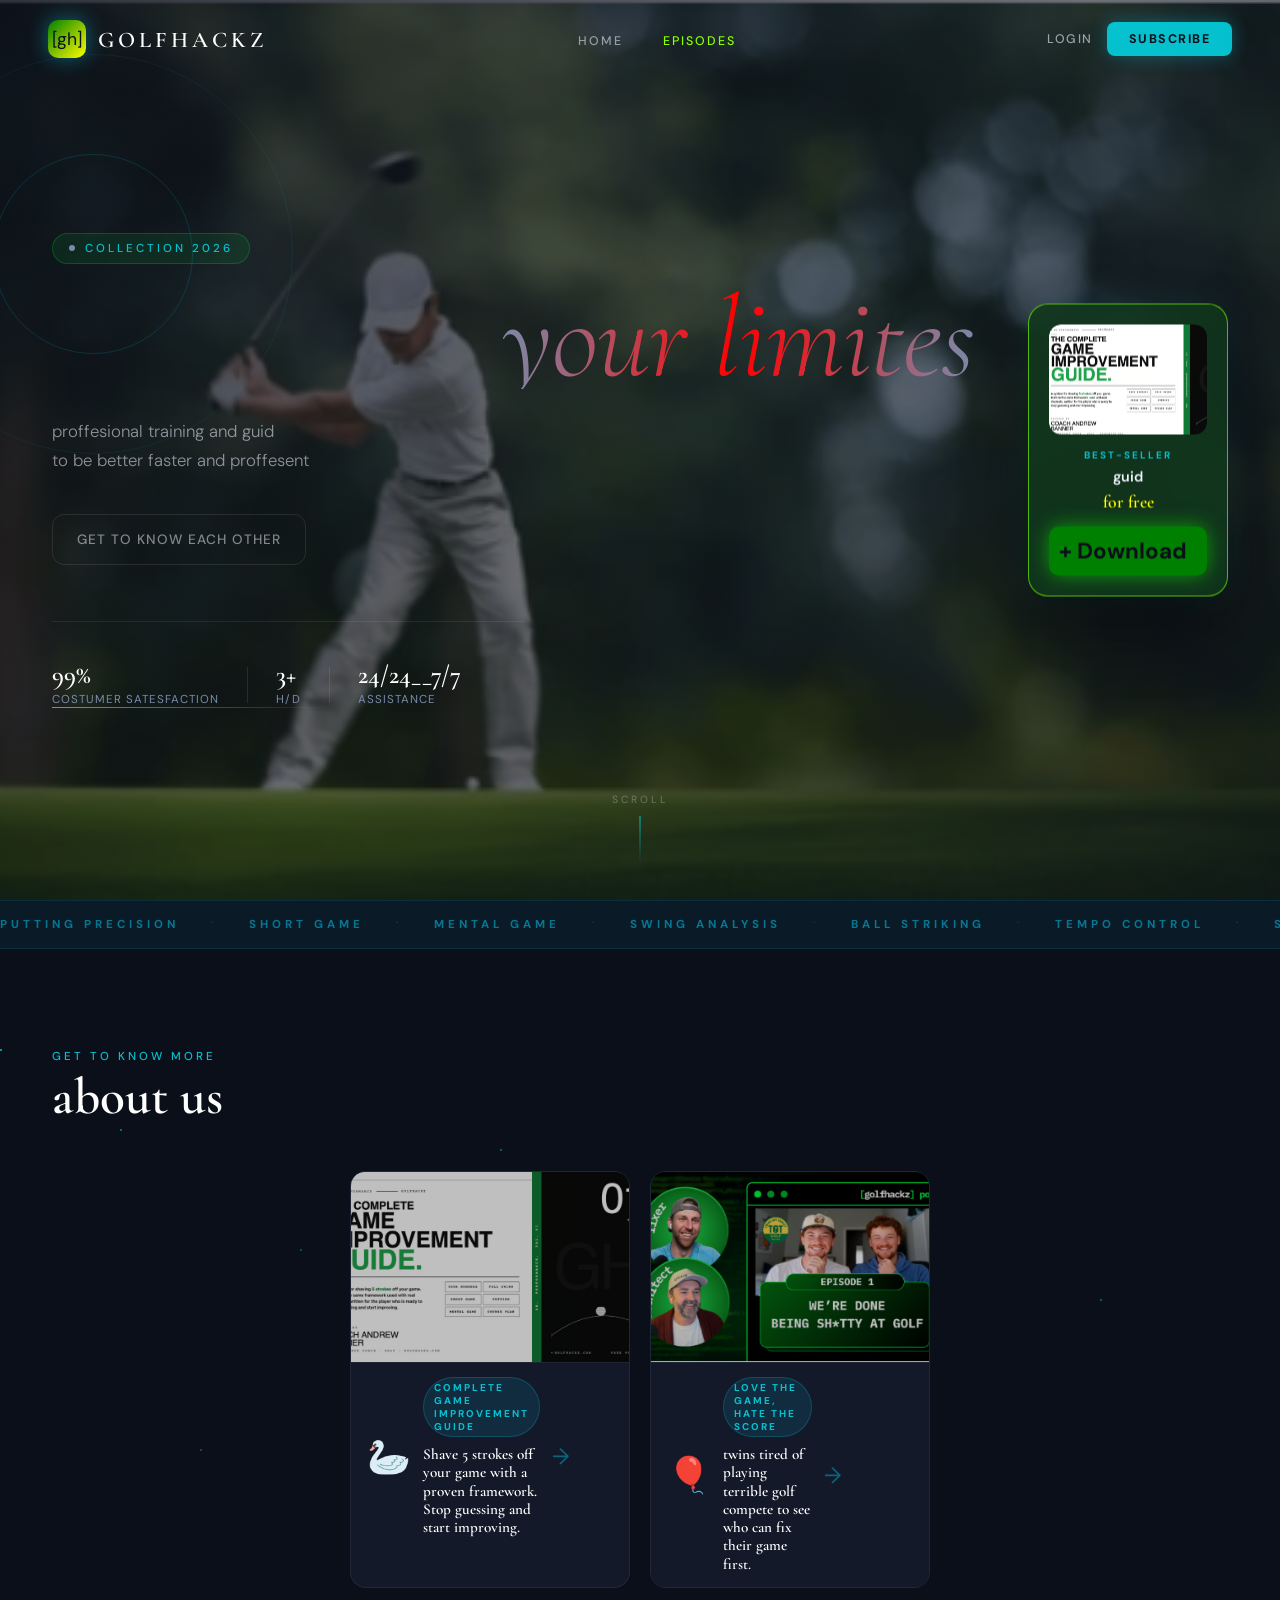
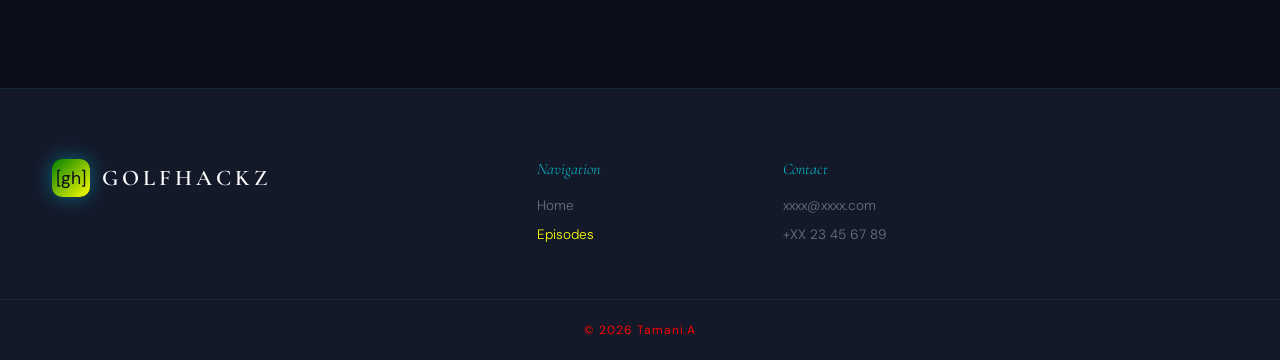
<file: index.html>
<!DOCTYPE html>
<html lang="fr">
<head>
  <meta charset="UTF-8"/>
  <meta name="viewport" content="width=device-width, initial-scale=1.0"/>
  <title>SportShop – Dépassez vos limites</title>
  <link rel="stylesheet" href="shared.css"/>
  <link rel="stylesheet" href="index.css"/>

  <!-- ══════════ EMAIL POPUP STYLES ══════════ -->
  <style>
    /* Overlay */
    #gh-popup-overlay {
      position: fixed; inset: 0; z-index: 9999;
      background: rgba(6,10,18,0.80);
      backdrop-filter: blur(7px);
      display: flex; align-items: center; justify-content: center;
      opacity: 0; pointer-events: none;
      transition: opacity .35s ease;
    }
    #gh-popup-overlay.open { opacity: 1; pointer-events: all; }

    /* Card */
    #gh-popup {
      position: relative;
      background: #0e1520;
      border: 1px solid rgba(0,212,255,0.30);
      border-radius: 22px;
      padding: 46px 42px 38px;
      width: 100%; max-width: 450px;
      margin: 20px;
      box-shadow: 0 40px 100px rgba(0,0,0,.65), 0 0 60px rgba(0,212,255,0.07);
      transform: translateY(30px) scale(0.97);
      transition: transform .42s cubic-bezier(0.16,1,0.3,1);
    }
    #gh-popup-overlay.open #gh-popup { transform: translateY(0) scale(1); }

    /* Corner accents */
    #gh-popup::before {
      content:''; position:absolute; top:0; left:0;
      width:70px; height:70px;
      border-top:1px solid rgba(0,212,255,0.55);
      border-left:1px solid rgba(0,212,255,0.55);
      border-radius:22px 0 0 0; pointer-events:none;
    }
    #gh-popup::after {
      content:''; position:absolute; bottom:0; right:0;
      width:70px; height:70px;
      border-bottom:1px solid rgba(0,212,255,0.55);
      border-right:1px solid rgba(0,212,255,0.55);
      border-radius:0 0 22px 0; pointer-events:none;
    }

    /* Scan line inside popup */
    .popup-scan {
      position:absolute; top:0; left:-3%; width:1px; height:100%;
      background:linear-gradient(to bottom,transparent,rgba(0,212,255,.55) 40%,rgba(0,212,255,.9) 50%,rgba(0,212,255,.55) 60%,transparent);
      animation:pscan 4s ease-in-out infinite;
      pointer-events:none; opacity:.5;
    }
    @keyframes pscan{0%{left:-3%;opacity:0}10%{opacity:1}90%{opacity:1}100%{left:103%;opacity:0}}

    /* Close */
    #gh-popup-close {
      position:absolute; top:14px; right:18px;
      background:none; border:none; cursor:pointer;
      color:rgba(240,244,255,.35); font-size:1.35rem; line-height:1;
      transition:color .2s;
    }
    #gh-popup-close:hover { color:#f0f4ff; }

    /* Logo row */
    .popup-logo {
      display:flex; align-items:center; gap:10px; justify-content:center;
      margin-bottom:26px;
    }
    .popup-logo-mark {
      width:34px; height:34px; border-radius:9px;
      background:linear-gradient(135deg,green,yellow);
      display:flex; align-items:center; justify-content:center;
      font-size:.95rem; font-weight:700; color:#0b0f1a;
      box-shadow:0 0 16px rgba(0,212,255,0.35);
    }
    .popup-logo-name {
      font-family:'Cormorant Garamond',serif;
      font-weight:600; font-size:1.3rem;
      letter-spacing:3px; text-transform:uppercase; color:#fff;
    }

    /* Eyebrow */
    .popup-eyebrow {
      display:flex; align-items:center; gap:7px; justify-content:center;
      font-size:.64rem; font-weight:700; letter-spacing:3px; text-transform:uppercase;
      color:var(--cyan); margin-bottom:9px;
    }
    .popup-dot {
      width:5px; height:5px; border-radius:50%; background:var(--cyan);
      animation:pdot 1.4s ease-in-out infinite; flex-shrink:0;
    }
    @keyframes pdot{0%,100%{opacity:1}50%{opacity:.25}}

    /* Heading */
    .popup-title {
      font-family:'Cormorant Garamond',serif;
      font-size:1.85rem; font-weight:600;
      color:#f0f4ff; text-align:center; line-height:1.15; margin-bottom:7px;
    }
    .popup-title em {
      font-style:italic; color:transparent;
      background:linear-gradient(90deg,var(--cyan),#7DF9FF);
      -webkit-background-clip:text; background-clip:text;
    }
    .popup-sub {
      font-size:.83rem; color:#7a8baa;
      text-align:center; line-height:1.6; margin-bottom:24px;
    }

    /* Perk pills */
    .popup-perks {
      display:flex; flex-wrap:wrap; gap:7px; justify-content:center;
      margin-bottom:24px;
    }
    .popup-perk {
      display:flex; align-items:center; gap:5px;
      background:rgba(0,212,255,.07); border:1px solid rgba(0,212,255,.2);
      border-radius:100px; padding:4px 11px;
      font-size:.7rem; font-weight:600; color:var(--cyan); letter-spacing:.5px;
    }

    /* Inputs */
    .popup-input {
      width:100%; padding:13px 15px; margin-bottom:11px;
      background:rgba(240,244,255,.04);
      border:1px solid rgba(240,244,255,.1);
      border-radius:11px; color:#f0f4ff;
      font-family:'DM Sans',sans-serif; font-size:.93rem;
      outline:none;
      transition:border-color .25s, box-shadow .25s, background .25s;
    }
    .popup-input::placeholder { color:rgba(240,244,255,.25); }
    .popup-input:focus {
      border-color:rgba(0,212,255,.55);
      background:rgba(0,212,255,.04);
      box-shadow:0 0 0 3px rgba(0,212,255,.08), 0 0 18px rgba(0,212,255,.1);
    }

    /* Submit */
    .popup-btn {
      width:100%; padding:14px;
      background:var(--cyan); color:#0b0f1a;
      font-family:'DM Sans',sans-serif; font-size:.83rem; font-weight:700;
      letter-spacing:2px; text-transform:uppercase;
      border:none; border-radius:11px; cursor:pointer;
      box-shadow:0 0 28px rgba(0,212,255,.35), 0 4px 14px rgba(0,0,0,.3);
      transition:all .25s;
    }
    .popup-btn:hover {
      background:#fff; transform:translateY(-2px);
      box-shadow:0 0 44px rgba(0,212,255,.5), 0 8px 22px rgba(0,0,0,.4);
    }
    .popup-btn:disabled { opacity:.55; cursor:not-allowed; transform:none; }

    /* Success state */
    #gh-popup-success {
      display:none; text-align:center; padding:16px 0 8px;
    }
    .success-icon { font-size:2.8rem; margin-bottom:12px; }
    #gh-popup-success h3 {
      font-family:'Cormorant Garamond',serif;
      font-size:1.5rem; color:#f0f4ff; margin-bottom:8px;
    }
    #gh-popup-success p { font-size:.83rem; color:#7a8baa; line-height:1.6; }

    /* Skip */
    .popup-skip {
      text-align:center; margin-top:14px;
      font-size:.73rem; color:rgba(122,139,170,.5);
      cursor:pointer; transition:color .2s;
    }
    .popup-skip:hover { color:#7a8baa; }

    /* Role selector buttons */
    .role-btn {
      flex: 1; display: flex; flex-direction: column; align-items: center; gap: 6px;
      padding: 14px 10px;
      background: rgba(240,244,255,.04);
      border: 1px solid rgba(240,244,255,.12);
      border-radius: 12px; cursor: pointer;
      transition: all .22s ease;
      color: #7a8baa;
    }
    .role-btn:hover {
      border-color: rgba(0,212,255,.4);
      background: rgba(0,212,255,.06);
      color: #f0f4ff;
    }
    .role-btn.selected {
      border-color: var(--cyan);
      background: rgba(0,212,255,.12);
      color: #f0f4ff;
      box-shadow: 0 0 0 3px rgba(0,212,255,.12), 0 0 20px rgba(0,212,255,.15);
    }
    .role-icon { font-size: 1.6rem; line-height: 1; }
    .role-label { font-size: .78rem; font-weight: 600; letter-spacing: 1px; text-transform: uppercase; }

    /* Role error state */
    .role-btn.error { border-color: rgba(255,60,60,.6); }

    @media(max-width:500px){
      #gh-popup { padding:32px 18px 28px; }
      .popup-title { font-size:1.5rem; }
    }
  </style>
</head>
<body>

  <!-- NAVBAR -->
  <nav class="navbar" id="navbar">
    <a class="nav-brand" href="index.html">
      <div class="nav-logo-mark">[gh]</div>
      <span class="nav-name">GolfHackz</span>
    </a>
    <ul class="nav-links">
      <li><a href="index.html"    class="nav-link">Home</a></li>
      <li><a href="page_1.html" class="nav-link" style="color: rgb(140, 255, 0);">Episodes</a></li>
    </ul>
    <div class="nav-auth">
      <a href="login.html"   class="btn-connexion">Login</a>
      <a href="subscribe.html" class="btn-inscription">Subscribe</a>
    </div>
    <button class="nav-toggle" id="navToggle">|</button>
  </nav>

  <!-- ══════════ HERO ══════════ -->
  <section class="hero">
    <div class="hero-grid"></div>

    <!-- Orbes flottants -->
    <div class="orb orb-1"></div>
    <div class="orb orb-2"></div>
    <div class="orb orb-3"></div>

    <div class="hero-content">
      <div class="hero-eyebrow">
        <span class="dot"></span> Collection 2026
      </div>
      <h1 class="hero-title">
        <span class="line-wrap italic-line"><span class="line line-2">your limites</span></span>
      </h1>
      <p class="hero-sub">
        proffesional training and guid<br>
        to be better faster and proffesent
      </p>
      <div class="hero-ctas">
        <a href="#categories" class="btn-ghost">Get to know each other</a>
      </div>
      <div class="hero-stats">
        <div class="stat"><span class="stat-num">99%</span><span class="stat-label">Costumer satesfaction</span></div>
        <div class="stat-divider"></div>
        <div class="stat"><span class="stat-num">3+</span><span class="stat-label">H/D</span></div>
        <div class="stat-divider"></div>
        <div class="stat"><span class="stat-num">24/24__7/7</span><span class="stat-label">assistance</span></div>
      </div>
    </div>

    <!-- Carte produit flottante -->
    <div class="hero-card">
      <div class="hcard-img"><img src="images/guid1.png" class="hcard-photo"/></div>
      <div class="hcard-info">
        <p class="hcard-tag">BEST-SELLER</p>
        <p class="hcard-name">guid</p>
        <p class="hcard-price">for free</p>
      </div>
      <a href="https://beehiiv-publication-files.s3.amazonaws.com/uploads/downloadables/4c4dea19-685d-40de-b2fb-55e4f6d5d046/781fc2ab-5635-474d-b0dd-b75d5414924e/GolfHackz%20Complete%20Guide.pdf?X-Amz-Algorithm=AWS4-HMAC-SHA256&X-Amz-Credential=AKIAQCMHTQSE2JGAGXHJ%2F20260616%2Fus-east-1%2Fs3%2Faws4_request&X-Amz-Date=20260616T115903Z&X-Amz-Expires=604800&X-Amz-SignedHeaders=host&X-Amz-Signature=f611bd36b4a1b14f3fb0220b9d0f1dae2770df3ab77db4050f0036702ed48e5c" class="hcard-btn">+ Download</a>
    </div>

    <div class="hero-img-wrap">
      <img src="images/acceuil.png" class="hero-img"/>
      <div class="hero-img-overlay"></div>
    </div>

    <div class="hero-scroll">
      <span>Scroll</span>
      <div class="scroll-line"></div>
    </div>
  </section>

  <!-- ══════════ MARQUES DÉFILANTES ══════════ -->
  <div class="ticker-wrap">
    <div class="ticker">
      <span>Putting Precision</span><span>·</span>
      <span>Short Game</span><span>·</span>
      <span>Mental Game</span><span>·</span>
      <span>Swing Analysis</span><span>·</span>
      <span>Ball Striking</span><span>·</span>
      <span>Tempo Control</span><span>·</span>
      <span>Shot Shaping</span><span>·</span>
      <span>Green Reading</span><span>·</span>
      <span>Distance Control</span><span>·</span>
      <span>Pre-Shot Routine</span><span>·</span>
      <span>Course Management</span><span>·</span>
      <span>Bunker Play</span>
    </div>
  </div>

  <!-- ══════════ CATÉGORIES ══════════ -->
  <section class="categories" id="categories">
    <div class="container">
      <div class="section-header">
        <div>
          <p class="section-eyebrow">Get to know more</p>
          <h2 class="section-title">about us</h2>
        </div>
      </div>

      <div class="cat-grid">

        <a href="https://beehiiv-publication-files.s3.amazonaws.com/uploads/downloadables/4c4dea19-685d-40de-b2fb-55e4f6d5d046/781fc2ab-5635-474d-b0dd-b75d5414924e/GolfHackz%20Complete%20Guide.pdf?X-Amz-Algorithm=AWS4-HMAC-SHA256&X-Amz-Credential=AKIAQCMHTQSE2JGAGXHJ%2F20260616%2Fus-east-1%2Fs3%2Faws4_request&X-Amz-Date=20260616T115903Z&X-Amz-Expires=604800&X-Amz-SignedHeaders=host&X-Amz-Signature=f611bd36b4a1b14f3fb0220b9d0f1dae2770df3ab77db4050f0036702ed48e5c" class="cat-big">
          <div class="cat-img-wrap">
            <img src="images/guid.png" class="cat-img-photo"/>
            <div class="cat-glow"></div>
          </div>
          <div class="cat-content">
            <span class="cat-emoji">🦢</span>
            <div>
              <span class="cat-chip">Complete Game Improvement Guide</span>
              <h3 class="cat-title">Shave 5 strokes off your game with a proven framework. Stop guessing and start improving.</h3>
            </div>
            <div class="cat-arrow">→</div>
          </div>
        </a>

        <a href="page_1.html" class="cat-small">
          <div class="cat-img-wrap">
            <img src="images/video_ph.png" class="cat-img-photo"/>
            <div class="cat-glow"></div>
          </div>
          <div class="cat-content">
            <span class="cat-emoji">🎈</span>
            <div>
              <span class="cat-chip">Love the Game, Hate the Score</span>
              <h3 class="cat-title">twins tired of playing terrible golf compete to see who can fix their game first.</h3>
            </div>
            <div class="cat-arrow">→</div>
          </div>
        </a>

      </div>
    </div>
  </section>

  <!-- FOOTER -->
  <footer class="footer">
    <div class="container footer-inner">
      <div>
        <div class="nav-brand"><div class="nav-logo-mark">[gh]</div><span class="nav-name">Golfhackz</span></div>
      </div>
      <div class="footer-links"><h4>Navigation</h4><ul>
        <li><a href="index.html">Home</a></li>
        <li><a href="page_1.html" style="color: yellow">Episodes</a></li>
      </ul></div>
      <div class="footer-links"><h4>Contact</h4><ul>
        <li>xxxx@xxxx.com</li>
        <li>+XX 23 45 67 89</li>
      </ul></div>
    </div>
    <div class="footer-bottom" style="color: red;"><p>© 2026 Tamani.A</p></div>
  </footer>

  <div class="toast" id="toast"></div>

  <!-- ══════════════════════════════════════════
       EMAIL CAPTURE POPUP
  ══════════════════════════════════════════ -->
  <div id="gh-popup-overlay" role="dialog" aria-modal="true" aria-label="Subscribe to GolfHackz">
    <div id="gh-popup">
      <div class="popup-scan"></div>
      <button id="gh-popup-close" aria-label="Close">✕</button>

      <!-- Logo -->
      <div class="popup-logo">
        <div class="popup-logo-mark">[gh]</div>
        <span class="popup-logo-name">GolfHackz</span>
      </div>

      <!-- Form content -->
      <div id="gh-popup-form-wrap">
        <div class="popup-eyebrow"><span class="popup-dot"></span> Free for golfers</div>
        <h2 class="popup-title">Get the <em>complete guide</em> - free</h2>
        <p class="popup-sub">
          Drop your email and get the full Game Improvement PDF +
          every new episode the moment it drops.
        </p>

        <div class="popup-perks">
          <span class="popup-perk">📖 Complete PDF Guide</span>
          <span class="popup-perk">🎬 New Episodes</span>
          <span class="popup-perk">⛳ Weekly Tips</span>
        </div>

        <!-- Role selector -->
        <div id="gh-role-wrap" style="display:flex;gap:10px;margin-bottom:11px;">
          <button type="button" class="role-btn" id="role-golfer" data-role="golfer">
            <span class="role-icon">GO</span>
            <span class="role-label">I'm a Golfer</span>
          </button>
          <button type="button" class="role-btn" id="role-coach" data-role="coach">
            <span class="role-icon">CO</span>
            <span class="role-label">I'm a Coach</span>
          </button>
        </div>
        <input class="popup-input" id="gh-popup-email" type="email" placeholder="your@email.com" autocomplete="email"/>
        <button class="popup-btn" id="gh-popup-submit">Get free access →</button>
      </div>

      <!-- Success (shown after submit) -->
      <div id="gh-popup-success">
        <div class="success-icon">🏌️</div>
        <h3>You're on the tee!</h3>
        <p>Check your inbox — your guide is on its way.<br>Welcome to GolfHackz.</p>
      </div>

      <p class="popup-skip" id="gh-popup-skip">No thanks, I'll stay bad at golf</p>
    </div>
  </div>

  <!-- ══════════════════════════════════════════
       POPUP LOGIC
  ══════════════════════════════════════════ -->
  <script>
  (function () {
    var STORAGE_KEY = 'gh_subscribed';

    var overlay    = document.getElementById('gh-popup-overlay');
    var closeBtn   = document.getElementById('gh-popup-close');
    var skipBtn    = document.getElementById('gh-popup-skip');
    var submitBtn  = document.getElementById('gh-popup-submit');
    var formWrap   = document.getElementById('gh-popup-form-wrap');
    var successWrap= document.getElementById('gh-popup-success');

    function openPopup(dest) {
      overlay.dataset.redirectAfter = dest || '';
      overlay.classList.add('open');
      document.body.style.overflow = 'hidden';
    }
    function closePopup() {
      overlay.classList.remove('open');
      document.body.style.overflow = '';
    }
    function subscribed() {
      return localStorage.getItem(STORAGE_KEY) === '1';
    }

    /* ── DEV HELPER: type  ghResetPopup()  in the browser console
       to clear the flag and force the popup to show again ── */
    window.ghResetPopup = function() {
      localStorage.removeItem(STORAGE_KEY);
      openPopup('');
      console.log('[GolfHackz] Popup reset — showing now.');
    };

    /* ── 1. Auto-popup ONCE after 10 s — never shows again ── */
    if (!subscribed()) {
      setTimeout(function(){ openPopup(''); }, 10000);
    }

    /* ── 2. Download button ── */
    document.addEventListener('click', function(e) {
      var btn = e.target.closest('.hcard-btn');
      if (!btn) return;
      if (subscribed()) return;
      e.preventDefault();
      openPopup(btn.getAttribute('href') || '');
    });

    /* ── 3. Both category cards ── */
    document.addEventListener('click', function(e) {
      var card = e.target.closest('.cat-big, .cat-small');
      if (!card) return;
      if (subscribed()) return;
      e.preventDefault();
      openPopup(card.getAttribute('href') || '');
    });

    /* ── Close on backdrop click ── */
    overlay.addEventListener('click', function(e) {
      if (e.target === overlay) closePopup();
    });

    closeBtn.addEventListener('click', closePopup);
    skipBtn.addEventListener('click', closePopup);

    document.addEventListener('keydown', function(e) {
      if (e.key === 'Escape') closePopup();
    });

    /* ── Role selector logic ── */
    var selectedRole = '';
    document.querySelectorAll('.role-btn').forEach(function(btn) {
      btn.addEventListener('click', function() {
        document.querySelectorAll('.role-btn').forEach(function(b){ b.classList.remove('selected','error'); });
        btn.classList.add('selected');
        selectedRole = btn.dataset.role;
      });
    });

    /* ── Submit ── */
    submitBtn.addEventListener('click', function() {
      var email = document.getElementById('gh-popup-email').value.trim();
      var re    = /^[^\s@]+@[^\s@]+\.[^\s@]+$/;

      if (!selectedRole) {
        document.querySelectorAll('.role-btn').forEach(function(b){ b.classList.add('error'); });
        document.querySelectorAll('.role-btn').forEach(function(b){
          setTimeout(function(){ b.classList.remove('error'); }, 1800);
        });
        return;
      }
      if (!re.test(email)){ shake(document.getElementById('gh-popup-email')); return; }

      submitBtn.textContent = 'Sending…';
      submitBtn.disabled    = true;

      /* ────────────────────────────────────────────────
         PLUG IN YOUR EMAIL SERVICE HERE.
         Uncomment the Beehiiv block below and replace
         YOUR_PUB_ID and YOUR_API_KEY.
      ──────────────────────────────────────────────── */
      console.log('[GolfHackz] New subscriber:', { role: selectedRole, email: email });

      /*
      fetch('https://api.beehiiv.com/v2/publications/YOUR_PUB_ID/subscriptions', {
        method: 'POST',
        headers: {
          'Content-Type': 'application/json',
          'Authorization': 'Bearer YOUR_API_KEY'
        },
        body: JSON.stringify({ email: email, custom_fields: [{ name: 'role', value: selectedRole }] })
      });
      */

      setTimeout(function() {
        localStorage.setItem(STORAGE_KEY, '1');
        formWrap.style.display    = 'none';
        successWrap.style.display = 'block';
        skipBtn.style.display     = 'none';

        var dest = overlay.dataset.redirectAfter;
        if (dest) {
          setTimeout(function(){ window.location.href = dest; }, 2400);
        } else {
          setTimeout(closePopup, 2800);
        }
      }, 850);
    });

    /* shake helper */
    function shake(el) {
      el.style.borderColor = 'rgba(255,60,60,.7)';
      el.style.boxShadow   = '0 0 0 3px rgba(255,60,60,.15)';
      el.animate([
        {transform:'translateX(0)'},{transform:'translateX(-6px)'},
        {transform:'translateX(6px)'},{transform:'translateX(-4px)'},
        {transform:'translateX(0)'}
      ], {duration:300, easing:'ease'});
      setTimeout(function(){ el.style.borderColor=''; el.style.boxShadow=''; }, 1800);
    }

    /* ── Navbar scroll effect (kept from original) ── */
    var navbar = document.getElementById('navbar');
    if (navbar) {
      window.addEventListener('scroll', function() {
        navbar.classList.toggle('scrolled', window.scrollY > 30);
      });
    }

    /* ── Mobile nav toggle ── */
    var navToggle = document.getElementById('navToggle');
    var navLinks  = document.querySelector('.nav-links');
    if (navToggle && navLinks) {
      navToggle.addEventListener('click', function() {
        navLinks.classList.toggle('open');
      });
    }
  })();
  </script>

</body>
</html>
</file>
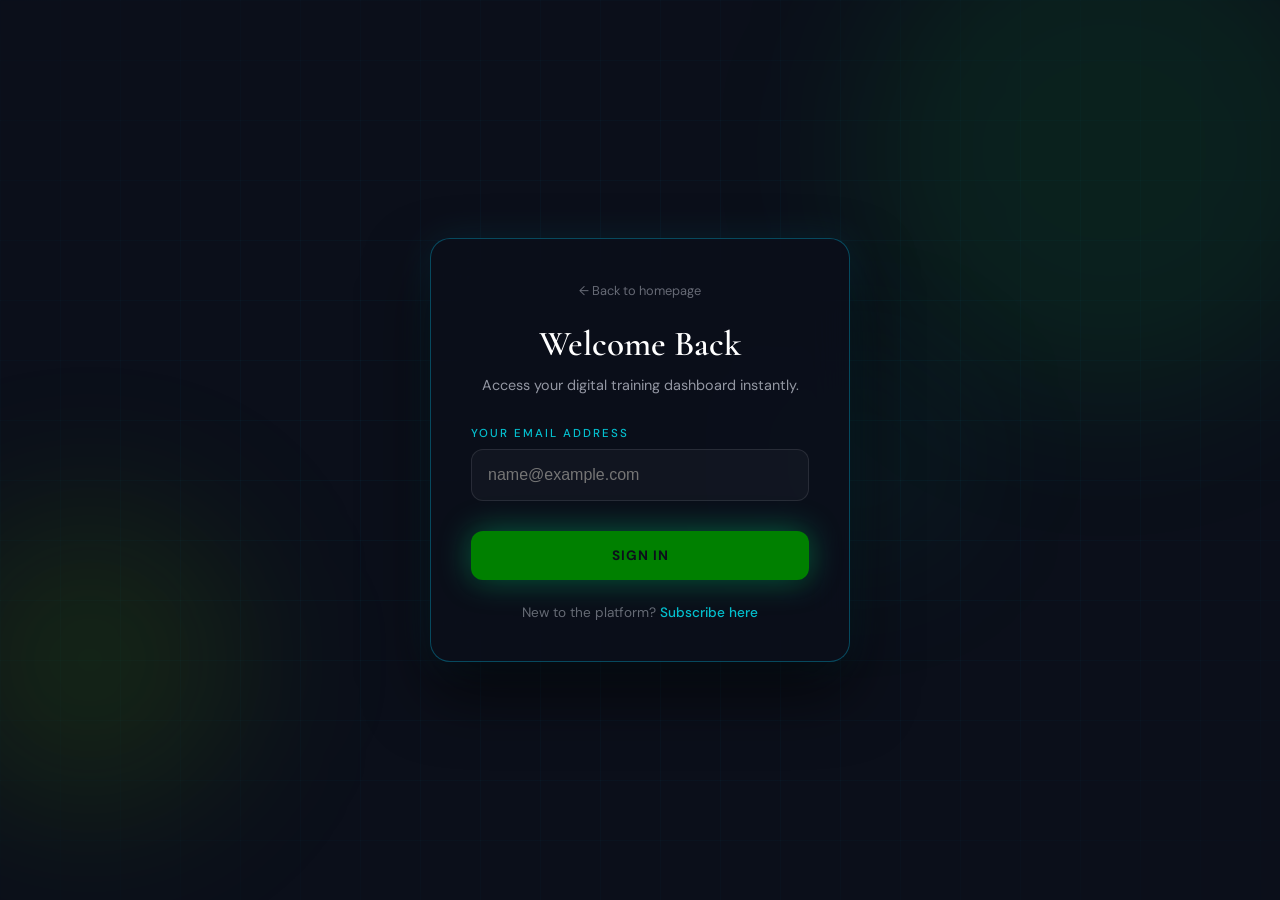
<file: login.html>
<!DOCTYPE html>
<html lang="fr">
<head>
  <meta charset="UTF-8"/>
  <meta name="viewport" content="width=device-width, initial-scale=1.0"/>
  <title>GolfHackz – Connection</title>
  <link rel="stylesheet" href="shared.css"/>
  <link rel="stylesheet" href="index.css"/>
  <style>
    /* Styling specifically for the authentication wrapper */
    .auth-wrapper {
      display: flex;
      justify-content: center;
      align-items: center;
      min-height: 100vh;
      width: 100%;
      padding: 20px;
      box-sizing: border-box;
    }
    .auth-card {
      position: relative;
      z-index: 3;
      background: rgba(11, 15, 26, 0.85);
      backdrop-filter: blur(20px);
      border: 1px solid rgba(0, 212, 255, 0.3);
      border-radius: 20px;
      padding: 40px;
      width: 100%;
      max-width: 420px;
      box-shadow: 0 32px 64px rgba(0,0,0,.6), 0 0 40px rgba(0,212,255,0.1);
      text-align: center;
    }
    .auth-title {
      font-family: var(--font-display);
      font-size: 2.2rem;
      font-weight: 600;
      color: var(--white);
      margin-bottom: 10px;
      line-height: 1.2;
    }
    .auth-subtitle {
      font-size: 0.9rem;
      color: rgba(240,244,255,0.6);
      margin-bottom: 32px;
    }
    .auth-form {
      display: flex;
      flex-direction: column;
      gap: 20px;
    }
    .input-group {
      text-align: left;
    }
    .input-label {
      display: block;
      font-size: 0.72rem;
      font-weight: 500;
      letter-spacing: 2px;
      text-transform: uppercase;
      color: var(--cyan);
      margin-bottom: 8px;
    }
    .auth-input {
      width: 100%;
      background: rgba(240,244,255,0.03);
      border: 1px solid rgba(240,244,255,0.1);
      border-radius: 12px;
      padding: 16px;
      color: var(--white);
      font-size: 1rem;
      transition: all var(--tr);
      box-sizing: border-box;
    }
    .auth-input:focus {
      outline: none;
      border-color: rgba(0, 255, 76, 0.6);
      background: rgba(0, 255, 76, 0.02);
      box-shadow: 0 0 16px rgba(0, 255, 76, 0.1);
    }
    .auth-btn {
      width: 100%;
      justify-content: center;
      margin-top: 10px;
    }
    .auth-switch {
      margin-top: 24px;
      font-size: 0.85rem;
      color: rgba(240,244,255,0.4);
    }
    .auth-switch a {
      color: var(--cyan);
      text-decoration: none;
      font-weight: 500;
      transition: color var(--tr);
    }
    .auth-switch a:hover {
      color: var(--white);
    }
    .back-home {
      display: inline-flex;
      align-items: center;
      gap: 8px;
      font-size: 0.8rem;
      color: rgba(240,244,255,0.4);
      text-decoration: none;
      margin-bottom: 24px;
      transition: color var(--tr);
    }
    .back-home:hover {
      color: var(--cyan);
    }
  </style>
</head>
<body>

  <section class="hero auth-wrapper">
    <!-- Grid and Scanline effects from index.css -->
    <div class="hero-grid"></div>

    <!-- Animated background neon glowing ambient fields -->
    <div class="orb orb-1"></div>
    <div class="orb orb-2"></div>
    <div class="orb orb-3"></div>

    <div class="auth-card">
      <a href="index.html" class="back-home">← Back to homepage</a>
      
      <h1 class="auth-title">Welcome Back</h1>
      <p class="auth-subtitle">Access your digital training dashboard instantly.</p>

      <form class="auth-form" action="#" method="POST">
        <div class="input-group">
          <label class="input-label" for="email">Your Email Address</label>
          <input 
            type="email" 
            id="email" 
            name="email" 
            class="auth-input" 
            placeholder="name@example.com" 
            required 
            autocomplete="email"
          />
        </div>

        <button type="submit" class="btn-primary auth-btn">
          Sign In
        </button>
      </form>

      <div class="auth-switch">
        New to the platform? <a href="subscribe.html">Subscribe here</a>
      </div>
    </div>
  </section>

</body>
</html>
</file>
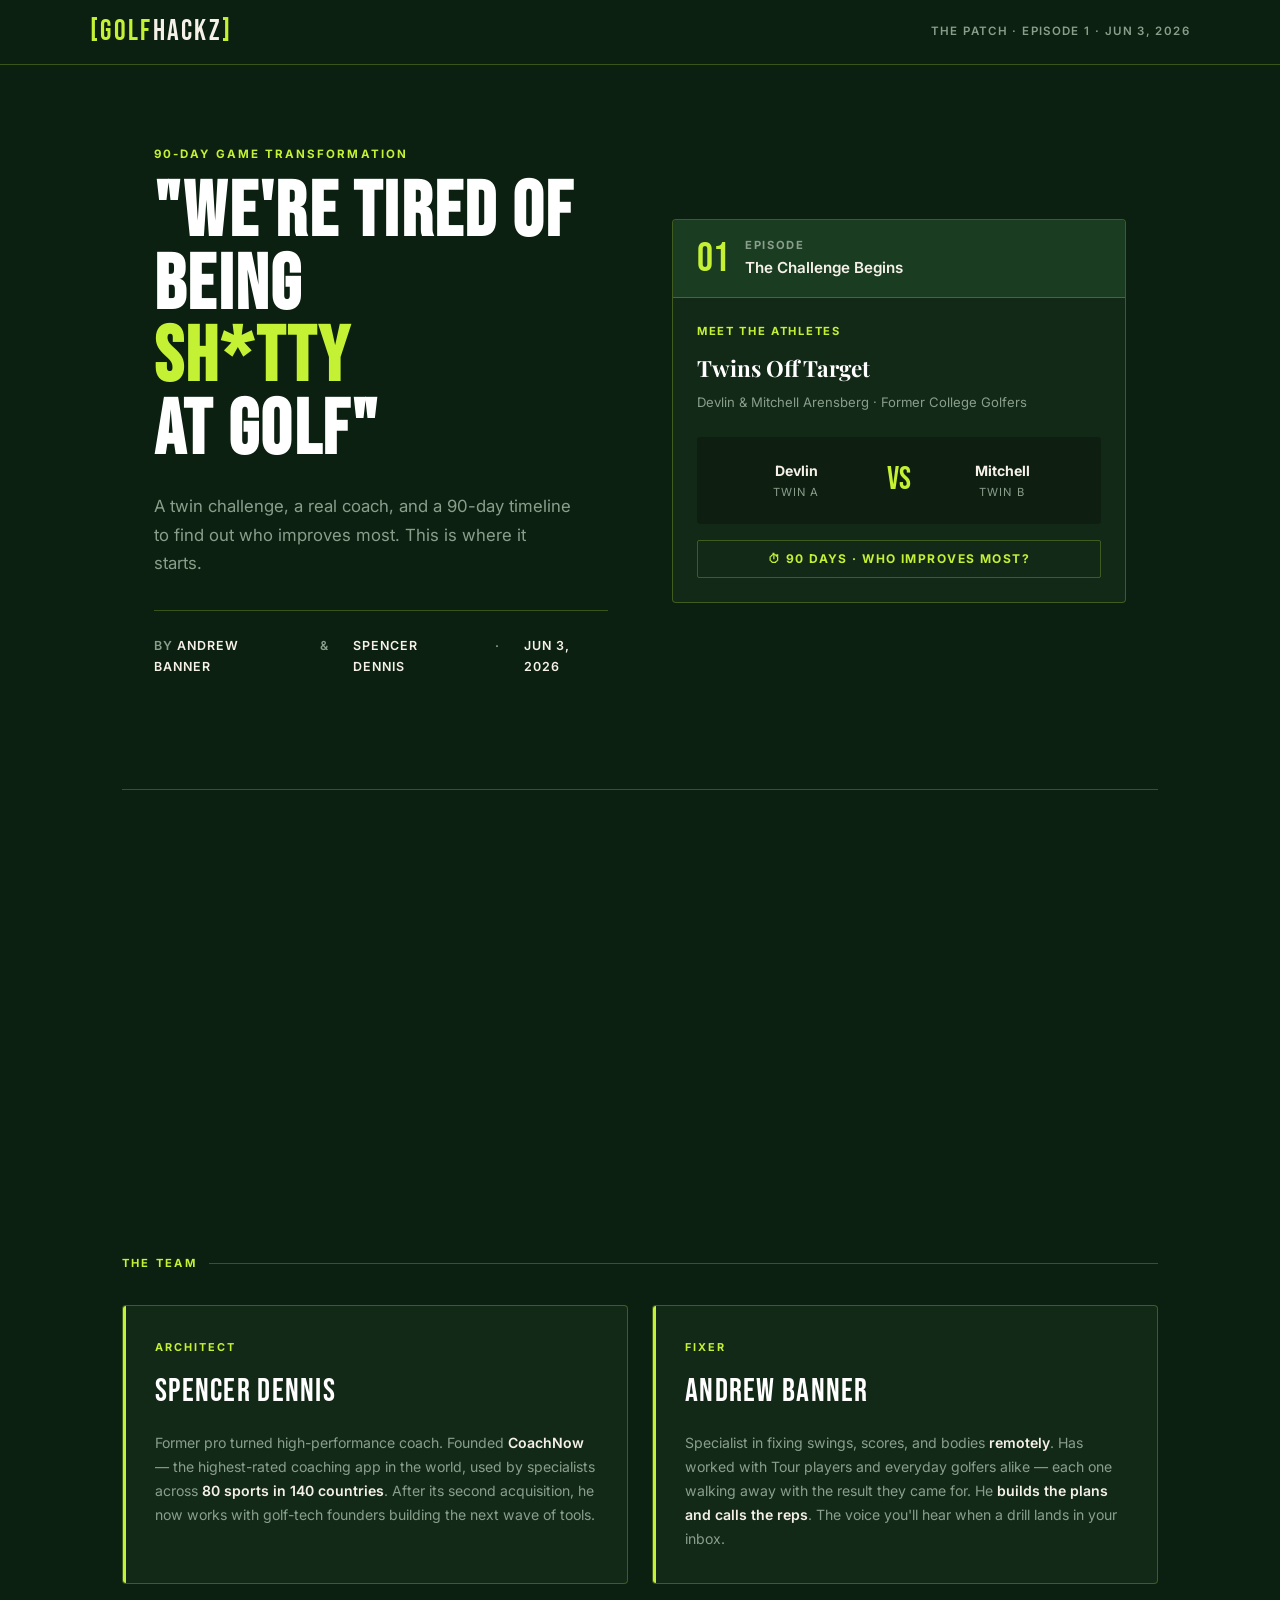
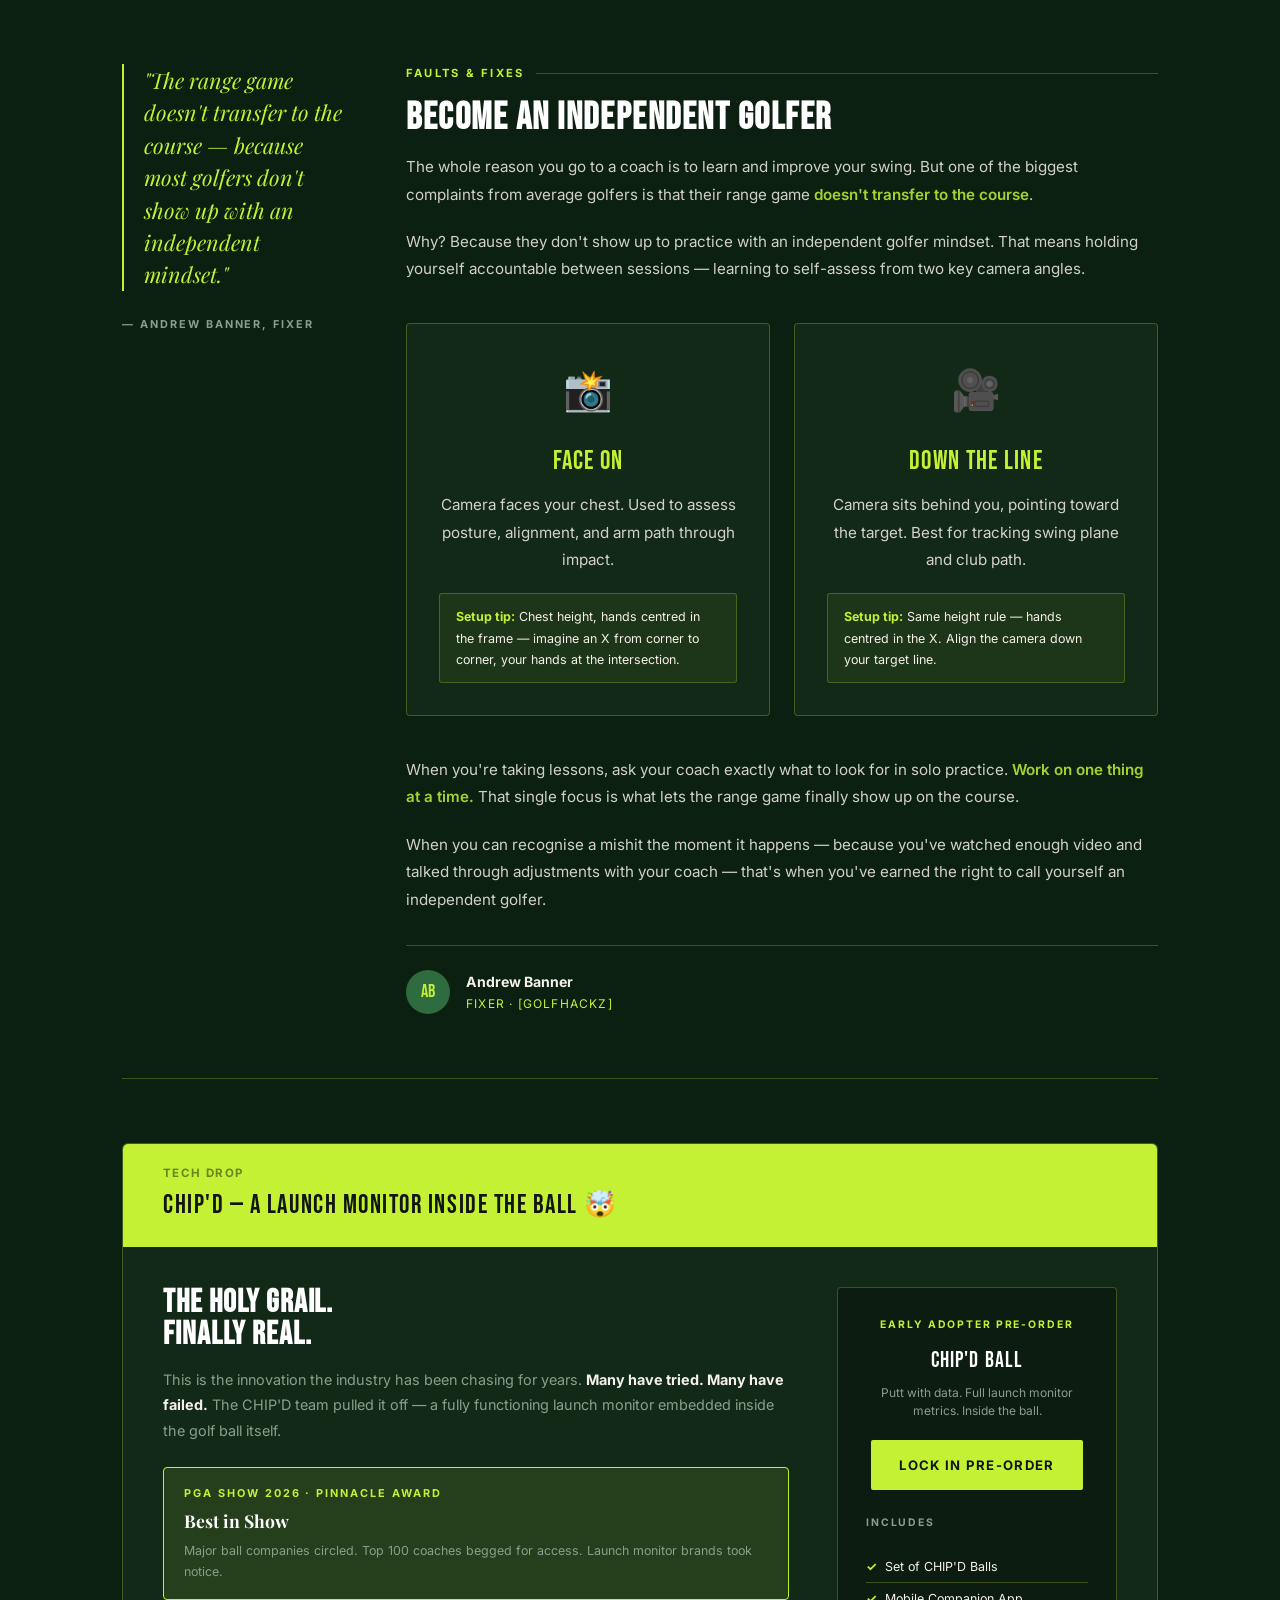
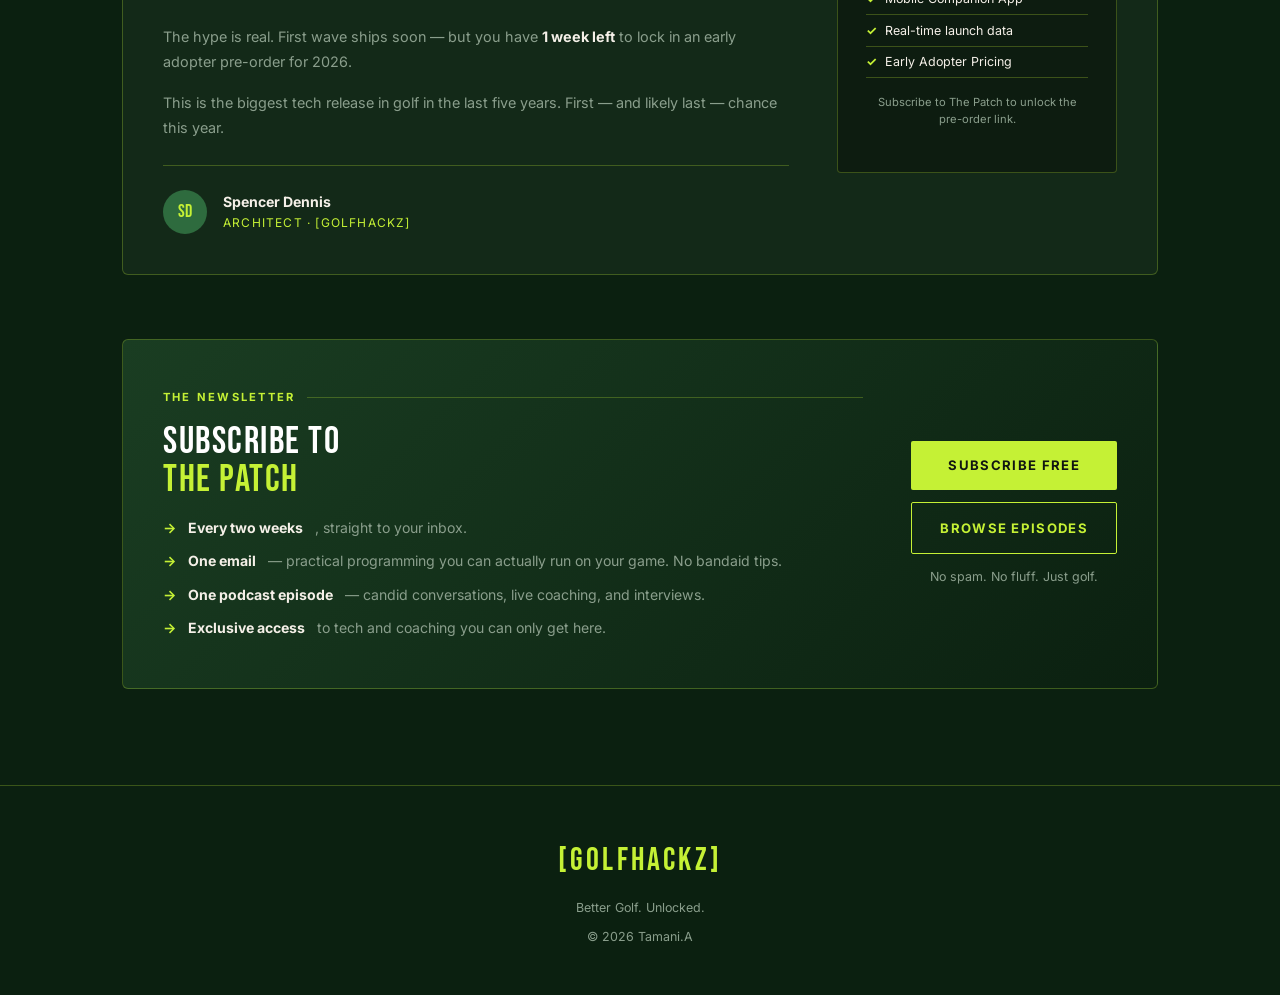
<file: page_1.html>
<!DOCTYPE html>
<html lang="en">
<head>
<meta charset="UTF-8" />
<meta name="viewport" content="width=device-width, initial-scale=1.0" />
<title>golfhackz — Episode 1: We're Tired of Being Sh*tty at Golf</title>
<link href="https://fonts.googleapis.com/css2?family=Bebas+Neue&family=Inter:wght@300;400;500;600;700&family=Playfair+Display:ital,wght@0,700;1,400&display=swap" rel="stylesheet" />
<style>
  *, *::before, *::after { box-sizing: border-box; margin: 0; padding: 0; }

  :root {
    --green-deep:  #0B2010;
    --green-mid:   #1A3D22;
    --green-blade: #2E6B3E;
    --lime:        #C5F135;
    --cream:       #F5F0E8;
    --white:       #FFFFFF;
    --muted:       #8A9E8C;
    --dark-text:   #111611;
    --card-bg:     #132918;
    --rule:        rgba(197,241,53,0.25);
  }

  html { scroll-behavior: smooth; }

  body {
    background: var(--green-deep);
    color: var(--cream);
    font-family: 'Inter', sans-serif;
    font-size: 16px;
    line-height: 1.7;
    -webkit-font-smoothing: antialiased;
  }

  /* ── HEADER ─────────────────────────────────── */
  header {
    background: var(--green-deep);
    border-bottom: 1px solid var(--rule);
    position: sticky;
    top: 0;
    z-index: 100;
    padding: 0 2rem;
  }
  .header-inner {
    max-width: 1100px;
    margin: 0 auto;
    display: flex;
    align-items: center;
    justify-content: space-between;
    height: 64px;
  }
  .logo {
    font-family: 'Bebas Neue', sans-serif;
    font-size: 1.8rem;
    letter-spacing: .08em;
    color: var(--lime);
  }
  .logo span { color: var(--cream); }
  .badge {
    font-size: .72rem;
    font-weight: 600;
    letter-spacing: .12em;
    text-transform: uppercase;
    color: var(--muted);
  }

  /* ── HERO ────────────────────────────────────── */
  .hero {
    max-width: 1100px;
    margin: 0 auto;
    padding: 5rem 2rem 3rem;
    display: grid;
    grid-template-columns: 1fr 1fr;
    gap: 4rem;
    align-items: center;
  }
  .hero-eyebrow {
    font-size: .72rem;
    font-weight: 700;
    letter-spacing: .18em;
    text-transform: uppercase;
    color: var(--lime);
    margin-bottom: .75rem;
  }
  .hero-title {
    font-family: 'Bebas Neue', sans-serif;
    font-size: clamp(3.2rem, 6vw, 6rem);
    line-height: .95;
    letter-spacing: .03em;
    color: var(--white);
    margin-bottom: 1.5rem;
  }
  .hero-title em {
    color: var(--lime);
    font-style: normal;
  }
  .hero-subtitle {
    font-size: 1.05rem;
    color: var(--muted);
    margin-bottom: 2rem;
    max-width: 420px;
  }
  .hero-meta {
    display: flex;
    gap: 1.5rem;
    font-size: .78rem;
    font-weight: 600;
    letter-spacing: .08em;
    text-transform: uppercase;
    color: var(--muted);
    border-top: 1px solid var(--rule);
    padding-top: 1.5rem;
  }
  .hero-meta span { color: var(--cream); }

  .hero-visual {
    position: relative;
  }
  .episode-card {
    background: var(--card-bg);
    border: 1px solid var(--rule);
    border-radius: 4px;
    overflow: hidden;
  }
  .episode-card-header {
    background: var(--green-mid);
    padding: 1rem 1.5rem;
    display: flex;
    align-items: center;
    gap: 1rem;
    border-bottom: 1px solid var(--rule);
  }
  .ep-num {
    font-family: 'Bebas Neue', sans-serif;
    font-size: 2.5rem;
    color: var(--lime);
    line-height: 1;
  }
  .ep-label {
    font-size: .7rem;
    font-weight: 700;
    letter-spacing: .15em;
    text-transform: uppercase;
    color: var(--muted);
  }
  .ep-title-sm {
    font-size: .95rem;
    font-weight: 600;
    color: var(--cream);
  }
  .episode-card-body {
    padding: 1.5rem;
  }
  .twins-label {
    font-size: .7rem;
    font-weight: 700;
    letter-spacing: .15em;
    text-transform: uppercase;
    color: var(--lime);
    margin-bottom: .5rem;
  }
  .twins-name {
    font-family: 'Playfair Display', serif;
    font-size: 1.4rem;
    font-weight: 700;
    color: var(--white);
    margin-bottom: .25rem;
  }
  .twins-sub {
    font-size: .82rem;
    color: var(--muted);
    margin-bottom: 1.5rem;
  }
  .challenge-grid {
    display: grid;
    grid-template-columns: 1fr auto 1fr;
    align-items: center;
    gap: .5rem;
    background: rgba(0,0,0,.25);
    border-radius: 3px;
    padding: 1rem;
  }
  .challenge-player {
    text-align: center;
  }
  .challenge-player .name {
    font-weight: 700;
    font-size: .88rem;
    color: var(--cream);
  }
  .challenge-player .role {
    font-size: .7rem;
    color: var(--muted);
    text-transform: uppercase;
    letter-spacing: .1em;
  }
  .vs {
    font-family: 'Bebas Neue', sans-serif;
    font-size: 2rem;
    color: var(--lime);
    text-align: center;
  }
  .challenge-footer {
    margin-top: 1rem;
    text-align: center;
    font-size: .75rem;
    font-weight: 700;
    letter-spacing: .12em;
    text-transform: uppercase;
    color: var(--lime);
    padding: .5rem;
    border: 1px solid var(--rule);
    border-radius: 2px;
  }

  /* ── SECTION WRAPPER ─────────────────────────── */
  .container {
    max-width: 1100px;
    margin: 0 auto;
    padding: 0 2rem;
  }

  /* ── DIVIDER ─────────────────────────────────── */
  .section-divider {
    border: none;
    border-top: 1px solid var(--rule);
    margin: 4rem 0;
  }

  .section-label {
    font-size: .7rem;
    font-weight: 700;
    letter-spacing: .2em;
    text-transform: uppercase;
    color: var(--lime);
    margin-bottom: 1rem;
    display: flex;
    align-items: center;
    gap: .75rem;
  }
  .section-label::after {
    content: '';
    flex: 1;
    height: 1px;
    background: var(--rule);
  }

  /* ── WHO SECTION ──────────────────────────────── */
  .who-grid {
    display: grid;
    grid-template-columns: 1fr 1fr;
    gap: 1.5rem;
    margin-top: 2rem;
  }
  .who-card {
    background: var(--card-bg);
    border: 1px solid var(--rule);
    border-radius: 4px;
    padding: 2rem;
    position: relative;
    overflow: hidden;
  }
  .who-card::before {
    content: '';
    position: absolute;
    top: 0; left: 0;
    width: 3px; height: 100%;
    background: var(--lime);
  }
  .who-role {
    font-size: .68rem;
    font-weight: 700;
    letter-spacing: .18em;
    text-transform: uppercase;
    color: var(--lime);
    margin-bottom: .5rem;
  }
  .who-name {
    font-family: 'Bebas Neue', sans-serif;
    font-size: 2rem;
    color: var(--white);
    letter-spacing: .04em;
    margin-bottom: .75rem;
  }
  .who-bio {
    font-size: .88rem;
    color: var(--muted);
    line-height: 1.7;
  }
  .who-bio strong { color: var(--cream); font-weight: 600; }

  /* ── BODY TEXT SECTION ───────────────────────── */
  .article-section {
    display: grid;
    grid-template-columns: 220px 1fr;
    gap: 4rem;
    align-items: start;
  }
  .article-aside {
    position: sticky;
    top: 80px;
  }
  .big-quote {
    font-family: 'Playfair Display', serif;
    font-size: 1.35rem;
    font-style: italic;
    color: var(--lime);
    line-height: 1.5;
    border-left: 2px solid var(--lime);
    padding-left: 1.25rem;
  }
  .aside-label {
    font-size: .68rem;
    font-weight: 700;
    letter-spacing: .18em;
    text-transform: uppercase;
    color: var(--muted);
    margin-top: 1.5rem;
  }

  .article-body h2 {
    font-family: 'Bebas Neue', sans-serif;
    font-size: 2.4rem;
    letter-spacing: .04em;
    color: var(--white);
    margin-bottom: 1rem;
    line-height: 1;
  }
  .article-body p {
    font-size: .95rem;
    color: var(--cream);
    opacity: .85;
    margin-bottom: 1.25rem;
    line-height: 1.8;
  }
  .article-body p strong {
    color: var(--lime);
    font-weight: 600;
    opacity: 1;
  }
  .author-sig {
    margin-top: 2rem;
    padding-top: 1.5rem;
    border-top: 1px solid var(--rule);
    display: flex;
    align-items: center;
    gap: 1rem;
  }
  .sig-circle {
    width: 44px;
    height: 44px;
    border-radius: 50%;
    background: var(--green-blade);
    display: flex;
    align-items: center;
    justify-content: center;
    font-family: 'Bebas Neue', sans-serif;
    font-size: 1.1rem;
    color: var(--lime);
    flex-shrink: 0;
  }
  .sig-name {
    font-weight: 700;
    font-size: .88rem;
    color: var(--cream);
  }
  .sig-title {
    font-size: .75rem;
    color: var(--lime);
    text-transform: uppercase;
    letter-spacing: .1em;
  }

  /* ── CAMERA SETUP ────────────────────────────── */
  .camera-grid {
    display: grid;
    grid-template-columns: 1fr 1fr;
    gap: 1.5rem;
    margin: 2.5rem 0;
  }
  .camera-card {
    background: var(--card-bg);
    border: 1px solid var(--rule);
    border-radius: 4px;
    padding: 2rem;
    text-align: center;
  }
  .camera-icon {
    font-size: 2.5rem;
    margin-bottom: 1rem;
  }
  .camera-name {
    font-family: 'Bebas Neue', sans-serif;
    font-size: 1.6rem;
    color: var(--lime);
    letter-spacing: .05em;
    margin-bottom: .5rem;
  }
  .camera-desc {
    font-size: .83rem;
    color: var(--muted);
    line-height: 1.65;
  }
  .camera-tip {
    margin-top: 1rem;
    padding: .75rem 1rem;
    background: rgba(197,241,53,.06);
    border: 1px solid var(--rule);
    border-radius: 3px;
    font-size: .78rem;
    color: var(--cream);
    text-align: left;
  }
  .camera-tip strong { color: var(--lime); }

  /* ── CHIPP'D SECTION ─────────────────────────── */
  .chipd-section {
    background: var(--card-bg);
    border: 1px solid var(--rule);
    border-radius: 6px;
    overflow: hidden;
    margin: 4rem 0;
  }
  .chipd-header {
    background: var(--lime);
    padding: 1.25rem 2.5rem;
    display: flex;
    align-items: center;
    gap: 1rem;
  }
  .chipd-header-text {
    font-family: 'Bebas Neue', sans-serif;
    font-size: 1.6rem;
    letter-spacing: .06em;
    color: var(--dark-text);
  }
  .chipd-header-sub {
    font-size: .72rem;
    font-weight: 700;
    letter-spacing: .12em;
    text-transform: uppercase;
    color: rgba(0,0,0,.45);
  }
  .chipd-body {
    padding: 2.5rem;
    display: grid;
    grid-template-columns: 1fr 280px;
    gap: 3rem;
    align-items: start;
  }
  .chipd-body h3 {
    font-family: 'Bebas Neue', sans-serif;
    font-size: 2rem;
    color: var(--white);
    letter-spacing: .03em;
    margin-bottom: 1rem;
    line-height: 1;
  }
  .chipd-body p {
    font-size: .9rem;
    color: var(--muted);
    line-height: 1.75;
    margin-bottom: 1rem;
  }
  .chipd-body p strong { color: var(--cream); }
  .award-badge {
    background: rgba(197,241,53,.1);
    border: 1px solid var(--lime);
    border-radius: 4px;
    padding: 1rem 1.25rem;
    margin: 1.5rem 0;
  }
  .award-badge .award-title {
    font-size: .68rem;
    font-weight: 700;
    letter-spacing: .18em;
    text-transform: uppercase;
    color: var(--lime);
    margin-bottom: .25rem;
  }
  .award-badge .award-name {
    font-family: 'Playfair Display', serif;
    font-size: 1.1rem;
    font-weight: 700;
    color: var(--white);
  }
  .award-badge .award-desc {
    font-size: .78rem;
    color: var(--muted);
    margin-top: .25rem;
  }
  .chipd-cta-box {
    background: rgba(0,0,0,.3);
    border: 1px solid var(--rule);
    border-radius: 4px;
    padding: 1.75rem;
    text-align: center;
  }
  .chipd-cta-box .cta-eyebrow {
    font-size: .65rem;
    font-weight: 700;
    letter-spacing: .18em;
    text-transform: uppercase;
    color: var(--lime);
    margin-bottom: .5rem;
  }
  .chipd-cta-box .cta-price {
    font-family: 'Bebas Neue', sans-serif;
    font-size: 1.4rem;
    color: var(--white);
    letter-spacing: .05em;
    margin-bottom: .25rem;
  }
  .chipd-cta-box .cta-sub {
    font-size: .75rem;
    color: var(--muted);
    margin-bottom: 1.25rem;
    line-height: 1.5;
  }
  .btn {
    display: inline-block;
    background: var(--lime);
    color: var(--dark-text);
    font-weight: 700;
    font-size: .82rem;
    letter-spacing: .1em;
    text-transform: uppercase;
    padding: .85rem 1.75rem;
    border-radius: 2px;
    text-decoration: none;
    transition: opacity .2s;
  }
  .btn:hover { opacity: .85; }
  .btn-outline {
    background: transparent;
    border: 1px solid var(--lime);
    color: var(--lime);
  }
  .btn-outline:hover { background: rgba(197,241,53,.08); opacity: 1; }
  .chipd-includes {
    margin-top: 1.25rem;
    text-align: left;
  }
  .chipd-includes-title {
    font-size: .65rem;
    font-weight: 700;
    letter-spacing: .18em;
    text-transform: uppercase;
    color: var(--muted);
    margin-bottom: .5rem;
  }
  .chipd-includes li {
    font-size: .78rem;
    color: var(--cream);
    padding: .3rem 0;
    border-bottom: 1px solid var(--rule);
    list-style: none;
    display: flex;
    gap: .5rem;
  }
  .chipd-includes li::before {
    content: '✓';
    color: var(--lime);
    font-weight: 700;
    flex-shrink: 0;
  }

  /* ── NEWSLETTER PATCH ────────────────────────── */
  .patch-section {
    background: linear-gradient(135deg, var(--green-mid) 0%, var(--green-deep) 100%);
    border: 1px solid var(--rule);
    border-radius: 6px;
    padding: 3rem 2.5rem;
    display: grid;
    grid-template-columns: 1fr auto;
    gap: 3rem;
    align-items: center;
    margin: 4rem 0;
  }
  .patch-title {
    font-family: 'Bebas Neue', sans-serif;
    font-size: 2.4rem;
    color: var(--white);
    letter-spacing: .04em;
    margin-bottom: .75rem;
    line-height: 1;
  }
  .patch-title span { color: var(--lime); }
  .patch-features {
    list-style: none;
    margin-top: 1rem;
    display: flex;
    flex-direction: column;
    gap: .6rem;
  }
  .patch-features li {
    font-size: .88rem;
    color: var(--muted);
    display: flex;
    gap: .75rem;
  }
  .patch-features li::before {
    content: '→';
    color: var(--lime);
    font-weight: 700;
    flex-shrink: 0;
  }
  .patch-features li strong { color: var(--cream); }
  .patch-cta {
    text-align: center;
    min-width: 200px;
  }
  .patch-cta p {
    font-size: .78rem;
    color: var(--muted);
    margin-top: .75rem;
  }

  /* ── FOOTER ──────────────────────────────────── */
  footer {
    border-top: 1px solid var(--rule);
    margin-top: 6rem;
    padding: 3rem 2rem;
    text-align: center;
  }
  .footer-logo {
    font-family: 'Bebas Neue', sans-serif;
    font-size: 2rem;
    color: var(--lime);
    letter-spacing: .1em;
    margin-bottom: .5rem;
  }
  footer p {
    font-size: .78rem;
    color: var(--muted);
  }

  /* ── RESPONSIVE ──────────────────────────────── */
  @media (max-width: 768px) {
    .hero, .who-grid, .camera-grid, .chipd-body,
    .article-section, .patch-section {
      grid-template-columns: 1fr;
      gap: 2rem;
    }
    .article-aside { position: static; }
    .hero { padding: 3rem 1.5rem 2rem; }
    .container { padding: 0 1.5rem; }
  }

  /* ── ANIMATIONS ──────────────────────────────── */
  @keyframes fadeUp {
    from { opacity: 0; transform: translateY(20px); }
    to   { opacity: 1; transform: translateY(0); }
  }
  .hero-eyebrow, .hero-title, .hero-subtitle, .hero-meta {
    animation: fadeUp .6s ease both;
  }
  .hero-title    { animation-delay: .1s; }
  .hero-subtitle { animation-delay: .2s; }
  .hero-meta     { animation-delay: .3s; }
  .hero-visual   { animation: fadeUp .6s ease .2s both; }

  /*__________________________video________________________________*/

  .video-wrapper {
  position: relative;
  padding-bottom: 56.25%; /* 16:9 Aspect Ratio */
  height: 0;
  overflow: hidden;
  margin-bottom: 20px;
}

.video-wrapper iframe {
  position: absolute;
  top: 0;
  left: 0;
  width: 100%;
  height: 100%;
}

</style>
</head>
<body>

<!-- ── HEADER ─────────────────────────────────── -->
<header>
  <div class="header-inner">
    <div class="logo">[golf<span>hackz</span>]</div>
    <div class="badge">The Patch · Episode 1 · Jun 3, 2026</div>
  </div>
</header>

<!-- ── HERO ──────────────────────────────────────── -->
<section class="container">
  <div class="hero">
    <div class="hero-copy">
      <div class="hero-eyebrow">90-Day Game Transformation</div>
      <h1 class="hero-title">"We're Tired of Being<br /><em>Sh*tty</em><br />at Golf"</h1>
      <p class="hero-subtitle">A twin challenge, a real coach, and a 90-day timeline to find out who improves most. This is where it starts.</p>
      <div class="hero-meta">
        <div>By <span>Andrew Banner</span></div>
        <div>&</div>
        <div><span>Spencer Dennis</span></div>
        <div>·</div>
        <div><span>Jun 3, 2026</span></div>
      </div>
    </div>

    <div class="hero-visual">
      <div class="episode-card">
        <div class="episode-card-header">
          <div class="ep-num">01</div>
          <div>
            <div class="ep-label">Episode</div>
            <div class="ep-title-sm">The Challenge Begins</div>
          </div>
        </div>
        <div class="episode-card-body">
          <div class="twins-label">Meet the Athletes</div>
          <div class="twins-name">Twins Off Target</div>
          <div class="twins-sub">Devlin &amp; Mitchell Arensberg · Former College Golfers</div>
          <div class="challenge-grid">
            <div class="challenge-player">
              <div class="name">Devlin</div>
              <div class="role">Twin A</div>
            </div>
            <div class="vs">VS</div>
            <div class="challenge-player">
              <div class="name">Mitchell</div>
              <div class="role">Twin B</div>
            </div>
          </div>
          <div class="challenge-footer">⏱ 90 Days · Who Improves Most?</div>
        </div>
      </div>
    </div>
  </div>
</section>

<section class="container">
  <hr class="section-divider" />
  
  <div style="max-width: 640px; margin: 0 auto 40px auto;">
    <div class="video-container" style="position: relative; padding-bottom: 56.25%; height: 0; overflow: hidden; border-radius: 8px;">
      <iframe 
        style="position: absolute; top: 0; left: 0; width: 100%; height: 100%; border: 0;"
        src="https://www.youtube.com/embed/XTcfZJkOVAg" 
        title="YouTube video player" 
        allow="accelerometer; autoplay; clipboard-write; encrypted-media; gyroscope; picture-in-picture; web-share" 
        referrerpolicy="strict-origin-when-cross-origin" 
        allowfullscreen>
      </iframe>
    </div>
  </div>

  <div class="section-label">The Team</div>
  <div class="who-grid">
    <div class="who-card">
      <div class="who-role">Architect</div>
      <div class="who-name">Spencer Dennis</div>
      <p class="who-bio">Former pro turned high-performance coach. Founded <strong>CoachNow</strong> — the highest-rated coaching app in the world, used by specialists across <strong>80 sports in 140 countries</strong>. After its second acquisition, he now works with golf-tech founders building the next wave of tools.</p>
    </div>
    <div class="who-card">
      <div class="who-role">Fixer</div>
      <div class="who-name">Andrew Banner</div>
      <p class="who-bio">Specialist in fixing swings, scores, and bodies <strong>remotely</strong>. Has worked with Tour players and everyday golfers alike — each one walking away with the result they came for. He <strong>builds the plans and calls the reps</strong>. The voice you'll hear when a drill lands in your inbox.</p>
    </div>
  </div>
</section>
<!-- ── FAULTS & FIXES ─────────────────────────── -->
<section class="container" style="margin-top: 5rem;">
  <div class="article-section">
    <div class="article-aside">
      <p class="big-quote">"The range game doesn't transfer to the course — because most golfers don't show up with an independent mindset."</p>
      <div class="aside-label" style="margin-top:1.5rem;">— Andrew Banner, Fixer</div>
    </div>
    <div class="article-body">
      <div class="section-label">Faults &amp; Fixes</div>
      <h2>Become an Independent Golfer</h2>
      <p>The whole reason you go to a coach is to learn and improve your swing. But one of the biggest complaints from average golfers is that their range game <strong>doesn't transfer to the course</strong>.</p>
      <p>Why? Because they don't show up to practice with an independent golfer mindset. That means holding yourself accountable between sessions — learning to self-assess from two key camera angles.</p>

      <div class="camera-grid">
        <div class="camera-card">
          <div class="camera-icon">📸</div>
          <div class="camera-name">Face On</div>
          <p class="camera-desc">Camera faces your chest. Used to assess posture, alignment, and arm path through impact.</p>
          <div class="camera-tip"><strong>Setup tip:</strong> Chest height, hands centred in the frame — imagine an X from corner to corner, your hands at the intersection.</div>
        </div>
        <div class="camera-card">
          <div class="camera-icon">🎥</div>
          <div class="camera-name">Down the Line</div>
          <p class="camera-desc">Camera sits behind you, pointing toward the target. Best for tracking swing plane and club path.</p>
          <div class="camera-tip"><strong>Setup tip:</strong> Same height rule — hands centred in the X. Align the camera down your target line.</div>
        </div>
      </div>

      <p>When you're taking lessons, ask your coach exactly what to look for in solo practice. <strong>Work on one thing at a time.</strong> That single focus is what lets the range game finally show up on the course.</p>
      <p>When you can recognise a mishit the moment it happens — because you've watched enough video and talked through adjustments with your coach — that's when you've earned the right to call yourself an independent golfer.</p>

      <div class="author-sig">
        <div class="sig-circle">AB</div>
        <div>
          <div class="sig-name">Andrew Banner</div>
          <div class="sig-title">Fixer · [golfhackz]</div>
        </div>
      </div>
    </div>
  </div>
</section>

<!-- ── CHIP'D ──────────────────────────────────── -->
<section class="container">
  <hr class="section-divider" />
  <div class="chipd-section">
    <div class="chipd-header">
      <div>
        <div class="chipd-header-sub">Tech Drop</div>
        <div class="chipd-header-text">CHIP'D — A Launch Monitor Inside the Ball 🤯</div>
      </div>
    </div>
    <div class="chipd-body">
      <div>
        <h3>The Holy Grail.<br />Finally Real.</h3>
        <p>This is the innovation the industry has been chasing for years. <strong>Many have tried. Many have failed.</strong> The CHIP'D team pulled it off — a fully functioning launch monitor embedded inside the golf ball itself.</p>
        <div class="award-badge">
          <div class="award-title">PGA Show 2026 · Pinnacle Award</div>
          <div class="award-name">Best in Show</div>
          <div class="award-desc">Major ball companies circled. Top 100 coaches begged for access. Launch monitor brands took notice.</div>
        </div>
        <p>The hype is real. First wave ships soon — but you have <strong>1 week left</strong> to lock in an early adopter pre-order for 2026.</p>
        <p>This is the biggest tech release in golf in the last five years. First — and likely last — chance this year.</p>
        <div class="author-sig" style="margin-top:1.5rem;">
          <div class="sig-circle">SD</div>
          <div>
            <div class="sig-name">Spencer Dennis</div>
            <div class="sig-title">Architect · [golfhackz]</div>
          </div>
        </div>
      </div>
      <div class="chipd-cta-box">
        <div class="cta-eyebrow">Early Adopter Pre-Order</div>
        <div class="cta-price">CHIP'D Ball</div>
        <div class="cta-sub">Putt with data. Full launch monitor metrics. Inside the ball.</div>
        <a href="#" class="btn">Lock In Pre-Order</a>
        <div class="chipd-includes" style="margin-top:1.5rem;">
          <div class="chipd-includes-title">Includes</div>
          <ul class="chipd-includes">
            <li>Set of CHIP'D Balls</li>
            <li>Mobile Companion App</li>
            <li>Real-time launch data</li>
            <li>Early Adopter Pricing</li>
          </ul>
        </div>
        <p style="font-size:.7rem;color:var(--muted);margin-top:1rem;line-height:1.5;">Subscribe to The Patch to unlock the pre-order link.</p>
      </div>
    </div>
  </div>
</section>

<!-- ── THE PATCH CTA ───────────────────────────── -->
<section class="container">
  <div class="patch-section">
    <div>
      <div class="section-label">The Newsletter</div>
      <div class="patch-title">Subscribe to<br /><span>The Patch</span></div>
      <ul class="patch-features">
        <li><strong>Every two weeks</strong>, straight to your inbox.</li>
        <li><strong>One email</strong> — practical programming you can actually run on your game. No bandaid tips.</li>
        <li><strong>One podcast episode</strong> — candid conversations, live coaching, and interviews.</li>
        <li><strong>Exclusive access</strong> to tech and coaching you can only get here.</li>
      </ul>
    </div>
    <div class="patch-cta">
      <a href="subscribe.html" class="btn" style="display:block;margin-bottom:.75rem;">Subscribe Free</a>
      <a href="#" class="btn btn-outline" style="display:block;">Browse Episodes</a>
      <p>No spam. No fluff. Just golf.</p>
    </div>
  </div>
</section>

<!-- ── FOOTER ─────────────────────────────────── -->
<footer>
  <div class="footer-logo">[golfhackz]</div>
  <p>Better Golf. Unlocked.</p>
  <p style="margin-top:.5rem;" style="color: red;">© 2026 Tamani.A</p>
</footer>

</body>
</html>
</file>
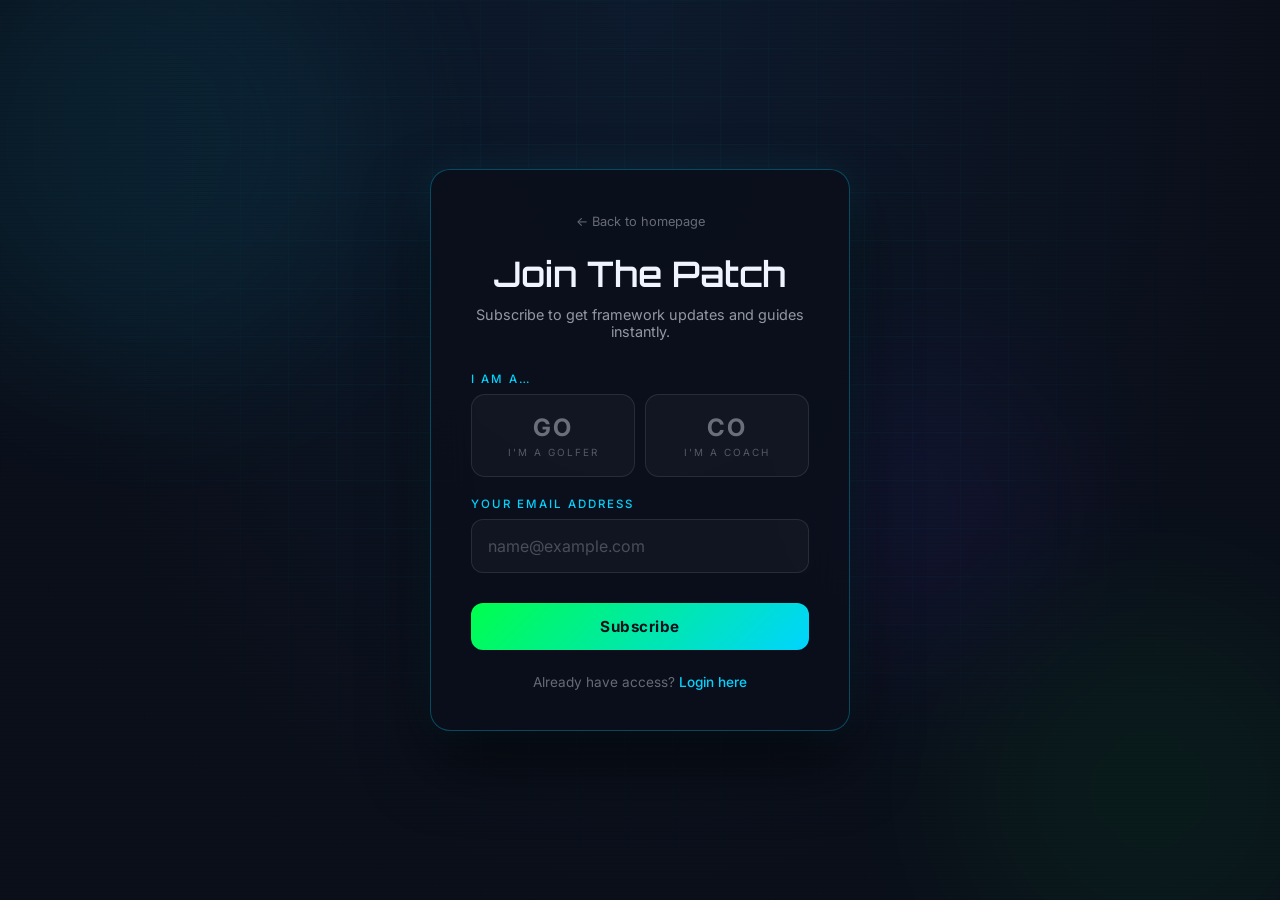
<file: subscribe.html>
<!DOCTYPE html>
<html lang="fr">
<head>
  <meta charset="UTF-8"/>
  <meta name="viewport" content="width=device-width, initial-scale=1.0"/>
  <title>GolfHackz – Subscribe</title>
  <link rel="preconnect" href="https://fonts.googleapis.com"/>
  <link rel="preconnect" href="https://fonts.gstatic.com" crossorigin/>
  <link href="https://fonts.googleapis.com/css2?family=Orbitron:wght@400;600;700&family=Inter:wght@400;500;600&display=swap" rel="stylesheet"/>
  <style>
    /* ─── CSS Variables ─────────────────────────────────── */
    :root {
      --font-display: 'Orbitron', sans-serif;
      --font-body: 'Inter', sans-serif;
      --white: #f0f4ff;
      --cyan: #00d4ff;
      --green: #00ff4c;
      --bg: #0b0f1a;
      --tr: 0.2s ease;
    }

    /* ─── Reset & Base ──────────────────────────────────── */
    *, *::before, *::after { box-sizing: border-box; margin: 0; padding: 0; }

    body {
      font-family: var(--font-body);
      background: var(--bg);
      color: var(--white);
      min-height: 100vh;
      overflow-x: hidden;
    }

    /* ─── Hero Section ──────────────────────────────────── */
    .hero {
      position: relative;
      display: flex;
      justify-content: center;
      align-items: center;
      min-height: 100vh;
      width: 100%;
      padding: 20px;
      overflow: hidden;
      background: radial-gradient(ellipse at 50% 0%, #0d1b2e 0%, #0b0f1a 70%);
    }

    /* ─── Grid Background ───────────────────────────────── */
    .hero-grid {
      position: absolute;
      inset: 0;
      z-index: 0;
      background-image:
        linear-gradient(rgba(0, 212, 255, 0.04) 1px, transparent 1px),
        linear-gradient(90deg, rgba(0, 212, 255, 0.04) 1px, transparent 1px);
      background-size: 48px 48px;
      mask-image: radial-gradient(ellipse at 50% 40%, black 20%, transparent 75%);
    }

    /* Scanline overlay */
    .hero::after {
      content: '';
      position: absolute;
      inset: 0;
      z-index: 1;
      background: repeating-linear-gradient(
        to bottom,
        transparent 0px,
        transparent 3px,
        rgba(0, 0, 0, 0.08) 3px,
        rgba(0, 0, 0, 0.08) 4px
      );
      pointer-events: none;
    }

    /* ─── Ambient Orbs ──────────────────────────────────── */
    .orb {
      position: absolute;
      border-radius: 50%;
      filter: blur(80px);
      opacity: 0.45;
      z-index: 1;
      animation: orb-drift 8s ease-in-out infinite alternate;
    }
    .orb-1 {
      width: 480px; height: 480px;
      background: rgba(0, 212, 255, 0.18);
      top: -100px; left: -100px;
      animation-delay: 0s;
    }
    .orb-2 {
      width: 380px; height: 380px;
      background: rgba(0, 255, 76, 0.12);
      bottom: -80px; right: -60px;
      animation-delay: -3s;
    }
    .orb-3 {
      width: 300px; height: 300px;
      background: rgba(100, 60, 255, 0.14);
      top: 40%; left: 60%;
      animation-delay: -5s;
    }
    @keyframes orb-drift {
      from { transform: translate(0, 0) scale(1); }
      to   { transform: translate(30px, 20px) scale(1.08); }
    }

    /* ─── Primary Button ────────────────────────────────── */
    .btn-primary {
      display: inline-flex;
      align-items: center;
      gap: 8px;
      padding: 14px 28px;
      border: none;
      border-radius: 12px;
      background: linear-gradient(135deg, var(--green) 0%, var(--cyan) 100%);
      color: #0b0f1a;
      font-family: var(--font-body);
      font-size: 0.95rem;
      font-weight: 700;
      letter-spacing: 0.5px;
      cursor: pointer;
      transition: transform var(--tr), box-shadow var(--tr), opacity var(--tr);
    }
    .btn-primary:hover {
      transform: translateY(-2px);
      box-shadow: 0 8px 28px rgba(0, 212, 255, 0.35);
    }
    .btn-primary:active {
      transform: translateY(0);
      opacity: 0.9;
    }

    /* ─── Auth Card ─────────────────────────────────────── */
    .auth-card {
      position: relative;
      z-index: 3;
      background: rgba(11, 15, 26, 0.85);
      backdrop-filter: blur(20px);
      -webkit-backdrop-filter: blur(20px);
      border: 1px solid rgba(0, 212, 255, 0.3);
      border-radius: 20px;
      padding: 40px;
      width: 100%;
      max-width: 420px;
      box-shadow: 0 32px 64px rgba(0,0,0,.6), 0 0 40px rgba(0,212,255,0.1);
      text-align: center;
    }

    .auth-title {
      font-family: var(--font-display);
      font-size: 2.2rem;
      font-weight: 600;
      color: var(--white);
      margin-bottom: 10px;
      line-height: 1.2;
    }
    .auth-subtitle {
      font-size: 0.9rem;
      color: rgba(240,244,255,0.6);
      margin-bottom: 32px;
    }

    /* ─── Form ──────────────────────────────────────────── */
    .auth-form {
      display: flex;
      flex-direction: column;
      gap: 20px;
    }
    .input-group { text-align: left; }
    .input-label {
      display: block;
      font-size: 0.72rem;
      font-weight: 500;
      letter-spacing: 2px;
      text-transform: uppercase;
      color: var(--cyan);
      margin-bottom: 8px;
    }
    .auth-input {
      width: 100%;
      background: rgba(240,244,255,0.03);
      border: 1px solid rgba(240,244,255,0.1);
      border-radius: 12px;
      padding: 16px;
      color: var(--white);
      font-family: var(--font-body);
      font-size: 1rem;
      transition: all var(--tr);
    }
    .auth-input::placeholder { color: rgba(240,244,255,0.25); }
    .auth-input:focus {
      outline: none;
      border-color: rgba(0, 255, 76, 0.6);
      background: rgba(0, 255, 76, 0.02);
      box-shadow: 0 0 16px rgba(0, 255, 76, 0.1);
    }

    .auth-btn {
      width: 100%;
      justify-content: center;
      margin-top: 10px;
    }

    /* ─── Role Toggle ───────────────────────────────────── */
    .role-toggle {
      display: grid;
      grid-template-columns: 1fr 1fr;
      gap: 10px;
      margin-top: 8px;
    }
    .role-btn {
      background: rgba(240,244,255,0.03);
      border: 1px solid rgba(240,244,255,0.1);
      border-radius: 14px;
      padding: 18px 12px;
      cursor: pointer;
      text-align: center;
      transition: border-color var(--tr), background var(--tr), box-shadow var(--tr);
      font-family: var(--font-body);
    }
    .role-abbr {
      display: block;
      font-size: 1.5rem;
      font-weight: 700;
      letter-spacing: 2px;
      color: rgba(240,244,255,0.4);
      transition: color var(--tr);
    }
    .role-label {
      display: block;
      font-size: 0.62rem;
      letter-spacing: 2px;
      text-transform: uppercase;
      margin-top: 4px;
      color: rgba(240,244,255,0.3);
      transition: color var(--tr);
    }
    .role-btn.active {
      border-color: rgba(0, 212, 255, 0.75);
      background: rgba(0, 212, 255, 0.06);
      box-shadow: 0 0 22px rgba(0, 212, 255, 0.18);
    }
    .role-btn.active .role-abbr { color: var(--white); }
    .role-btn.active .role-label { color: var(--cyan); }
    .role-btn:not(.active):hover {
      border-color: rgba(240,244,255,0.2);
      background: rgba(240,244,255,0.04);
    }

    /* ─── Footer Links ──────────────────────────────────── */
    .auth-switch {
      margin-top: 24px;
      font-size: 0.85rem;
      color: rgba(240,244,255,0.4);
    }
    .auth-switch a {
      color: var(--cyan);
      text-decoration: none;
      font-weight: 500;
      transition: color var(--tr);
    }
    .auth-switch a:hover { color: var(--white); }

    .back-home {
      display: inline-flex;
      align-items: center;
      gap: 8px;
      font-size: 0.8rem;
      color: rgba(240,244,255,0.4);
      text-decoration: none;
      margin-bottom: 24px;
      transition: color var(--tr);
    }
    .back-home:hover { color: var(--cyan); }

    /* ─── Responsive ────────────────────────────────────── */
    @media (max-width: 480px) {
      .auth-card { padding: 28px 20px; }
      .auth-title { font-size: 1.7rem; }
    }
  </style>
</head>
<body>

  <section class="hero">
    <div class="hero-grid"></div>

    <div class="orb orb-1"></div>
    <div class="orb orb-2"></div>
    <div class="orb orb-3"></div>

    <div class="auth-card">
      <a href="index.html" class="back-home">← Back to homepage</a>

      <h1 class="auth-title">Join The Patch</h1>
      <p class="auth-subtitle">Subscribe to get framework updates and guides instantly.</p>

      <form class="auth-form" action="#" method="POST">

        <!-- Role Selector -->
        <div class="input-group">
          <span class="input-label">I am a…</span>
          <div class="role-toggle" role="group" aria-label="Select your role">
            <button type="button" class="role-btn" data-role="golfer">
              <span class="role-abbr">GO</span>
              <span class="role-label">I'm a Golfer</span>
            </button>
            <button type="button" class="role-btn" data-role="coach">
              <span class="role-abbr">CO</span>
              <span class="role-label">I'm a Coach</span>
            </button>
          </div>
          <input type="hidden" id="role" name="role" value=""/>
        </div>

        <!-- Email -->
        <div class="input-group">
          <label class="input-label" for="email">Your Email Address</label>
          <input
            type="email"
            id="email"
            name="email"
            class="auth-input"
            placeholder="name@example.com"
            required
            autocomplete="email"
          />
        </div>

        <button type="submit" class="btn-primary auth-btn">Subscribe</button>
      </form>

      <div class="auth-switch">
        Already have access? <a href="login.html">Login here</a>
      </div>
    </div>
  </section>

  <script>
    const roleBtns = document.querySelectorAll('.role-btn');
    const roleInput = document.getElementById('role');

    roleBtns.forEach(btn => {
      btn.addEventListener('click', () => {
        roleBtns.forEach(b => b.classList.remove('active'));
        btn.classList.add('active');
        roleInput.value = btn.dataset.role;
      });
    });

    document.querySelector('.auth-form').addEventListener('submit', e => {
      if (!roleInput.value) {
        e.preventDefault();
        roleBtns.forEach(b => {
          b.style.borderColor = 'rgba(255, 80, 80, 0.7)';
          setTimeout(() => b.style.borderColor = '', 1200);
        });
      }
    });
  </script>

</body>
</html>
</file>
<file: shared.css>
@import url('https://fonts.googleapis.com/css2?family=DM+Sans:ital,wght@0,300;0,400;0,500;0,700;1,300&family=Cormorant+Garamond:ital,wght@0,300;0,600;1,300;1,600&display=swap');

:root {
  --ink:    #0B0F1A;
  --ink2:   #131929;
  --ink3:   #1C2540;
  --cyan:   #04d2e1e7;
  --cyan2:  #00A8CC;
  --cyan-dim: rgba(0,212,255,0.12);
  --pearl:  #F0F4FF;
  --pearl2: #D8E4FF;
  --silver: #7A8BAA;
  --white:  #FFFFFF;
  --success:#10E5A5;
  --font-display: 'Cormorant Garamond', serif;
  --font-body:    'DM Sans', sans-serif;
  --radius: 16px;
  --tr: 0.35s cubic-bezier(0.4,0,0.2,1);
}

*, *::before, *::after { margin:0; padding:0; box-sizing:border-box; }
html { scroll-behavior:smooth; }
body { font-family:var(--font-body); background:var(--ink); color:var(--pearl); overflow-x:hidden; }
a { text-decoration:none; color:inherit; }
ul { list-style:none; }
.container { max-width:1240px; margin:0 auto; padding:0 32px; }

/* =============================================
   NAVBAR
   ============================================= */
.navbar {
  position:fixed; top:0; left:0; width:100%; z-index:1000;
  display:flex; align-items:center; justify-content:space-between;
  padding:20px 48px;
  transition: var(--tr);
}
.navbar::before {
  content:''; position:absolute; inset:0;
  background:rgba(11,15,26,0);
  backdrop-filter:blur(0px);
  transition: var(--tr);
  z-index:-1;
  border-bottom:1px solid transparent;
}
.navbar.scrolled::before {
  background:rgba(11,15,26,0.92);
  backdrop-filter:blur(20px);
  border-bottom-color:rgba(255, 0, 0, 0.1);
}
.nav-brand { display:flex; align-items:center; gap:12px; }
.nav-logo-mark {
  width:38px; height:38px; border-radius:10px;
  background:linear-gradient(135deg,green,yellow);
  display:flex; align-items:center; justify-content:center;
  font-size:1.1rem;
  box-shadow:0 0 20px rgba(0,212,255,0.4);
  color: #0B0F1A;
}
.nav-name {
  font-family:var(--font-display);
  font-weight:600; font-size:1.4rem;
  letter-spacing:4px; text-transform:uppercase;
  color:var(--white);
}
.nav-links { display:flex; gap:40px; }
.nav-link {
  font-size:.78rem; font-weight:500;
  letter-spacing:2px; text-transform:uppercase;
  color:rgba(240,244,255,0.55);
  transition:color var(--tr); position:relative;
}
.nav-link::after {
  content:''; position:absolute; bottom:-6px; left:50%; transform:translateX(-50%);
  width:0; height:1px; background:var(--cyan);
  transition:width var(--tr);
}
.nav-link:hover, .nav-link.active { color:var(--white); }
.nav-link:hover::after, .nav-link.active::after { width:100%; }

.nav-auth { display:flex; align-items:center; gap:14px; }
.btn-connexion {
  font-size:.78rem; font-weight:500; letter-spacing:1.5px; text-transform:uppercase;
  color:rgba(240,244,255,0.6); transition:color var(--tr);
}
.btn-connexion:hover { color:var(--cyan); }
.btn-inscription {
  font-size:.78rem; font-weight:700; letter-spacing:1.5px; text-transform:uppercase;
  color:var(--ink); background:var(--cyan);
  padding:9px 22px; border-radius:8px;
  transition:all var(--tr);
  box-shadow:0 0 18px rgba(0,212,255,0.3);
}
.btn-inscription:hover { background:var(--white); box-shadow:0 0 28px rgba(0,212,255,0.5); transform:translateY(-1px); }
.btn-cart {
  background:transparent; border:1px solid rgba(0,212,255,0.3);
  border-radius:10px; padding:8px 14px;
  font-size:1rem; cursor:pointer; position:relative;
  transition:all var(--tr); color:var(--pearl);
}
.btn-cart:hover { border-color:var(--cyan); box-shadow:0 0 14px rgba(0,212,255,0.2); }
.cart-count {
  position:absolute; top:-8px; right:-8px;
  background:var(--cyan); color:var(--ink);
  font-size:.6rem; font-weight:700;
  width:18px; height:18px; border-radius:50%;
  display:flex; align-items:center; justify-content:center;
}
.nav-toggle { display:none; background:none; border:none; color:var(--pearl); font-size:1.5rem; cursor:pointer; }
/* Wrapper that groups links + auth. display:contents = invisible to desktop
   layout (links/auth behave exactly as before), but becomes a real dropdown
   container on mobile. */
.nav-menu { display:contents; }

/* =============================================
   FOOTER
   ============================================= */
.footer { background:var(--ink2); padding:70px 0 0; border-top:1px solid rgba(0,212,255,0.08); }
.footer-inner { display:grid; grid-template-columns:2.2fr 1fr 1fr 1fr; gap:48px; padding-bottom:56px; }
.footer-brand-desc { margin-top:14px; font-size:.88rem; color:var(--silver); line-height:1.8; font-weight:300; }
.footer-links h4 {
  font-family:var(--font-display); font-style:italic;
  font-size:1rem; color:var(--cyan); margin-bottom:18px; font-weight:300;
}
.footer-links ul { display:flex; flex-direction:column; gap:12px; }
.footer-links li,
.footer-links a { font-size:.85rem; color:rgba(240,244,255,0.4); transition:color var(--tr); font-weight:300; }
.footer-links a:hover { color:var(--cyan); }
.footer-bottom {
  border-top:1px solid rgba(255,255,255,0.05);
  padding:22px 48px; text-align:center;
  font-size:.75rem; color:rgba(240,244,255,0.2); letter-spacing:1px;
}

/* =============================================
   TOAST
   ============================================= */
.toast {
  position:fixed; bottom:36px; right:36px; z-index:3000;
  background:var(--ink3); border:1px solid rgba(0,212,255,0.3);
  border-radius:12px; padding:16px 24px;
  font-size:.88rem; font-weight:500; color:var(--pearl);
  box-shadow:0 8px 32px rgba(0,0,0,0.4), 0 0 20px rgba(0,212,255,0.1);
  opacity:0; transform:translateY(16px);
  transition:all .35s cubic-bezier(0.4,0,0.2,1);
  pointer-events:none; max-width:300px;
}
.toast.show { opacity:1; transform:translateY(0); }

/* =============================================
   RESPONSIVE
   ============================================= */
@media(max-width:900px){
  .navbar { padding:14px 20px; }
  .nav-toggle { display:block; position:relative; z-index:2; }

  /* Legacy fallback: on any page whose links/auth are NOT inside .nav-menu
     yet, keep them hidden (same as before) so nothing leaks into the bar. */
  .nav-links { display:none; }
  .nav-auth .btn-connexion,
  .nav-auth .btn-inscription { display:none; }

  /* Collapsible dropdown */
  .nav-menu {
    display:none;
    position:absolute; top:100%; left:0; width:100%;
    flex-direction:column; align-items:stretch; gap:20px;
    background:var(--ink2);
    padding:22px 20px;
    border-top:1px solid rgba(0,212,255,0.1);
    border-bottom:1px solid rgba(0,212,255,0.08);
    box-shadow:0 16px 40px rgba(0,0,0,.45);
  }
  .navbar.menu-open .nav-menu { display:flex; }

  .nav-menu .nav-links {
    display:flex; flex-direction:column; gap:18px;
  }
  .nav-menu .nav-auth {
    display:flex; flex-direction:column; gap:12px; align-items:stretch;
    padding-top:18px;
    border-top:1px solid rgba(255,255,255,0.06);
  }
  .nav-menu .nav-auth .btn-connexion,
  .nav-menu .nav-auth .btn-inscription {
    display:block; text-align:center; padding:12px;
  }

  .footer-inner { grid-template-columns:1fr 1fr; }
}
@media(max-width:600px){ .footer-inner { grid-template-columns:1fr; } }
</file>
<file: index.css>
.hero {
  position:relative; min-height:100vh;
  min-height:100svh;
  display:flex; align-items:center;
  overflow:hidden; padding:120px 0 80px;
}

/* Fond grille perspective */
.hero-grid {
  position:absolute; inset:0; z-index:0;
  background-image:
    linear-gradient(rgba(0,212,255,0.04) 1px, transparent 1px),
    linear-gradient(90deg, rgba(0,212,255,0.04) 1px, transparent 1px);
  background-size:60px 60px;
  mask-image:radial-gradient(ellipse 80% 80% at 50% 50%, black 20%, transparent 100%);
}

/* Orbes */
.orb {
  position:absolute; border-radius:50%;
  filter:blur(80px); pointer-events:none; z-index:0;
  animation:float 8s ease-in-out infinite;
}
.orb-1 { width:500px; height:500px; top:-100px; right:-80px; background:rgba(0, 255, 76, 0.08); animation-delay:0s; }
.orb-2 { width:300px; height:300px; bottom:10%; left:-60px; background:rgba(97, 200, 0, 0.12); animation-delay:2s; }
.orb-3 { width:200px; height:200px; top:40%; right:25%; background:rgba(0, 255, 157, 0.06); animation-delay:4s; }
@keyframes float {
  0%,100% { transform:translateY(0px); }
  50%      { transform:translateY(-24px); }
}

/* Contenu hero */
.hero-content {
  position:relative; z-index:2;
  padding-left:max(48px, calc((100vw - 1240px)/2 + 32px));
  max-width:760px;
}

.hero-eyebrow {
  display:inline-flex; align-items:center; gap:10px;
  font-size:.72rem; font-weight:500; letter-spacing:3px; text-transform:uppercase;
  color:var(--cyan); margin-bottom:32px;
  background:rgba(0, 255, 76, 0.08); border:1px solid rgba(0, 255, 26, 0.2);
  padding:7px 16px; border-radius:100px;
}
.dot { width:6px; height:6px; border-radius:50%; background:var(--silver); animation:blink 1.4s ease-in-out infinite; }
@keyframes blink { 0%,100%{opacity:1} 50%{opacity:.3} }

/* Titre avec stagger */
.line-wrap { display:block; /*overflow:hidden;*/ }
.line {
  display:block;
  font-family:var(--font-display);
  font-size:clamp(2.6rem,9vw,8.5rem);
  font-weight:600; line-height:.88;
  letter-spacing:-1px;
  color:var(--white);
  opacity:0; transform:translateY(110%);
  animation:slideUp .9s cubic-bezier(0.16,1,0.3,1) forwards;
}

.line-2 {
  font-style:italic; font-weight:300;
  color:transparent;
  background:linear-gradient(90deg, var(--silver), #ff0000, var(--silver));
  -webkit-background-clip:text; background-clip:text;
  animation-delay:.25s;
  position: relative;
  left: 450px;
}
.italic-line { margin-top:-8px; }
@keyframes slideUp { to{ opacity:1; transform:translateY(0); } }

.hero-sub {
  font-size:1.05rem; font-weight:300; line-height:1.7;
  color:rgba(240,244,255,0.55);
  margin-top:28px; margin-bottom:40px;
  opacity:0; animation:fadeIn .8s ease forwards .7s;
}
@keyframes fadeIn { to{ opacity:1; } }

/* CTAs */
.hero-ctas { display:flex; gap:16px; align-items:center; opacity:0; animation:fadeIn .8s ease forwards .9s; }

.btn-primary {
  display:inline-flex; align-items:center; gap:10px;
  background:green; color:var(--ink);
  font-family:var(--font-body); font-size:.85rem; font-weight:700;
  letter-spacing:1px; text-transform:uppercase;
  padding:16px 32px; border-radius:12px; border:none; cursor:pointer;
  transition:all var(--tr);
  box-shadow:0 0 32px rgba(0, 255, 145, 0.35), 0 4px 16px rgba(0,0,0,.3);
}
.btn-primary:hover { background:var(--white); transform:translateY(-3px); box-shadow:0 0 48px rgba(0, 255, 34, 0.5), 0 8px 24px rgba(0,0,0,.4); }
.btn-primary svg { transition:transform var(--tr); }
.btn-primary:hover svg { transform:translateX(4px); }

.btn-ghost {
  font-size:.85rem; font-weight:500; letter-spacing:1px; text-transform:uppercase;
  color:rgba(240,244,255,0.5);
  padding:16px 24px; border-radius:12px;
  border:1px solid rgba(240,244,255,0.1);
  transition:all var(--tr);
}
.btn-ghost:hover { color:var(--pearl); border-color:rgba(240,244,255,0.25); background:rgba(240,244,255,0.04); }

/* Stats */
.hero-stats {
  display:flex; align-items:center; gap:28px;
  margin-top:56px; padding-top:40px;
  border-top:1px solid rgba(240,244,255,0.08);
  opacity:0; animation:fadeIn .8s ease forwards 1.1s;
}
.stat { display:flex; flex-direction:column; gap:4px; }
.stat-num { font-family:var(--font-display); font-size:1.6rem; font-weight:600; color:var(--white); line-height:1; }
.stat-label { font-size:.72rem; font-weight:400; color:var(--silver); letter-spacing:1px; text-transform:uppercase; }
.stat-divider { width:1px; height:36px; background:rgba(240,244,255,0.1); }

/* Carte produit flottante */
.hero-card {
  position:absolute; right:max(48px, calc((100vw - 1240px)/2 + 32px)); top:50%;
  transform:translateY(-50%);
  z-index:3;
  background:rgba(17, 56, 29, 0.85);
  backdrop-filter:blur(20px);
  border:1px solid rgba(119, 255, 0, 0.657);
  border-radius:20px; padding:20px;
  display:flex; flex-direction:column; align-items:center; gap:14px;
  width:200px;
  box-shadow:0 32px 64px rgba(0,0,0,.4), 0 0 40px rgba(0,212,255,0.08);
  animation:fadeIn .8s ease forwards 1.3s, floatCard 6s ease-in-out 2s infinite;
  opacity:0;
}
.hero-card a{background-color: green;}
@keyframes floatCard { 0%,100%{transform:translateY(-50%)} 50%{transform:translateY(calc(-50% - 12px))} }

.hcard-img { font-size:4rem; line-height:1; }
.hcard-info { text-align:center; }
.hcard-tag { font-size:.62rem; font-weight:700; letter-spacing:2px; text-transform:uppercase; color:var(--cyan); margin-bottom:6px; }
.hcard-name { font-size:.9rem; font-weight:600; color:var(--pearl); margin-bottom:6px; }
.hcard-price { font-family:var(--font-display); font-size:1.1rem; font-weight:600; color:var(--white);color: yellow; }
.hcard-btn {
  width:100%; background:var(--cyan); color:var(--ink);
  border:none; border-radius:10px; padding:10px;
  font-size:1.4rem; font-weight:700; cursor:pointer;
  transition:all var(--tr);
  box-shadow:0 0 20px rgba(13, 255, 0, 0.5);
}
.hcard-btn:hover { background:var(--white); transform:scale(1.03); }

/* Scroll indicator */
.hero-scroll {
  position:absolute; bottom:36px; left:50%; transform:translateX(-50%);
  display:flex; flex-direction:column; align-items:center; gap:10px;
  z-index:2; opacity:0; animation:fadeIn .8s ease forwards 1.5s;
}
.hero-scroll span { font-size:.65rem; letter-spacing:3px; text-transform:uppercase; color:rgba(240,244,255,0.3); }
.scroll-line { width:1px; height:48px; background:linear-gradient(to bottom, var(--cyan), transparent); animation:scrollPulse 2s ease-in-out infinite; }
@keyframes scrollPulse { 0%{transform:scaleY(0);transform-origin:top} 50%{transform:scaleY(1);transform-origin:top} 51%{transform-origin:bottom} 100%{transform:scaleY(0);transform-origin:bottom} }

/* ══════════ TICKER ══════════ */
.ticker-wrap {
  background:rgba(0,212,255,0.06);
  border-top:1px solid rgba(0,212,255,0.1);
  border-bottom:1px solid rgba(0,212,255,0.1);
  padding:16px 0; overflow:hidden;
}
.ticker {
  display:flex; gap:32px; white-space:nowrap;
  animation:ticker 20s linear infinite;
}
.ticker span {
  font-size:.72rem; font-weight:700; letter-spacing:4px; text-transform:uppercase;
  color:rgba(0,212,255,0.5); flex-shrink:0;
}
.ticker span:nth-child(even) { color:rgba(240,244,255,0.15); font-size:.5rem; }
@keyframes ticker { from{transform:translateX(0)} to{transform:translateX(-50%)} }


/* ══════════ CATÉGORIES ══════════ */
.categories { padding:100px 0; background:var(--ink); }

.section-header {
  display:flex; justify-content:space-between; align-items:flex-end;
  margin-bottom:48px;
}
.section-eyebrow {
  font-size:.72rem; font-weight:500; letter-spacing:3px; text-transform:uppercase;
  color:var(--cyan); margin-bottom:8px;
}
.section-title {
  font-family:var(--font-display); font-weight:600;
  font-size:clamp(2.2rem,4vw,3.5rem); color:var(--white); line-height:1;
}
.link-all {
  font-size:.8rem; font-weight:500; letter-spacing:1px; text-transform:uppercase;
  color:var(--silver); transition:color var(--tr);
  padding-bottom:2px; border-bottom:1px solid rgba(122,139,170,0.3);
}
.link-all:hover { color:var(--cyan); border-bottom-color:var(--cyan); }

/* Grille catégories */
/* ══════════ GRILLE CATÉGORIES AUTO-RESPONSIVE ══════════ */
.cat-grid {
  display: flex;
  flex-wrap: wrap;
  gap: 20px;
  justify-content: center;
}

.cat-col  { display: contents; }
.cat-row  { display: contents; }

.cat-big,
.cat-small {
  position: relative;
  border-radius: 16px;
  overflow: visible;
  display: flex;
  flex-direction: column;
  cursor: pointer;
  border: 1px solid rgba(255,255,255,0.06);
  transition: transform var(--tr), box-shadow var(--tr);
  text-decoration: none;
  width: 280px;
  flex-shrink: 0;
  background: var(--ink2);
  border-radius: 16px;
}

/* Image wrapper — clips the photo only */
.cat-img-wrap {
  position: relative;
  width: 100%;
  height: 190px;
  border-radius: 14px 14px 0 0;
  overflow: hidden;
  flex-shrink: 0;
}

.cat-big:hover,
.cat-small:hover {
  transform: translateY(-4px) scale(1.02);
  box-shadow: 0 20px 48px rgba(0,0,0,.5);
}

/* Texte plus petit pour les carrés */
.cat-title { font-size: .95rem !important; }
.cat-big .cat-title { font-size: .95rem !important; }
.cat-emoji { font-size: 1.4rem; }
.cat-chip  { font-size: .55rem; padding: 2px 7px; }
.cat-count { font-size: .68rem; }
.cat-arrow { font-size: 1rem; }

/* ══════════ RESPONSIVE ══════════ */
@media(max-width:900px){
  .cat-big,
  .cat-small { width: 220px; }
  .cat-img-wrap { height: 160px; }
}
@media(max-width:600px){
  .cat-grid { gap: 14px; }
  .cat-big,
  .cat-small { width: calc(50% - 7px); flex-shrink: 1; }
  .cat-img-wrap { height: 130px; }
}

/* Glow border au hover */
.cat-glow {
  position:absolute; inset:0; z-index:1; border-radius:14px 14px 0 0;
  box-shadow:inset 0 0 0 1px rgba(0,212,255,0.35);
  opacity:0; transition:opacity var(--tr);
}

/* Contenu carte — lives BELOW the image */
.cat-content {
  display: flex;
  align-items: center;
  gap: 12px;
  padding: 14px 16px;
  background: var(--ink2);
  border-radius: 0 0 14px 14px;
  border-top: 1px solid rgba(255,255,255,0.05);
}
.cat-emoji { font-size:2.2rem; flex-shrink:0; }
.cat-content > div { flex:1; }
.cat-chip {
  display:inline-block; font-size:.62rem; font-weight:700;
  letter-spacing:2px; text-transform:uppercase;
  color:var(--cyan); background:rgba(0,212,255,0.1);
  border:1px solid rgba(0,212,255,0.2);
  padding:3px 10px; border-radius:100px; margin-bottom:8px;
}
.cat-title {
  font-family:var(--font-display); font-size:1.3rem; font-weight:600;
  color:var(--white); line-height:1.2;
}
.cat-big .cat-title { font-size:1.8rem; }
.cat-count { font-size:.75rem; color:var(--silver); margin-top:6px; }
.cat-arrow {
  font-size:1.4rem; color:rgba(0,212,255,0.4);
  transition:all var(--tr); flex-shrink:0;
}
.cat-big:hover .cat-arrow, .cat-small:hover .cat-arrow { color:var(--cyan); transform:translateX(6px); }

/* ══════════ RESPONSIVE ══════════ */
@media(max-width:1100px){
  .hero-card { display:none; }
  .hero-content { padding-left:32px; padding-right:32px; max-width:100%; }
  .line-2 { left:0; }
}
@media(max-width:900px){
  .cat-grid { gap:16px; }
}
@media(max-width:600px){
  .hero-content { padding-left:20px; padding-right:20px; }
  .hero-ctas { flex-direction:column; align-items:stretch; }
  .hero-ctas .btn-ghost, .hero-ctas .btn-primary { text-align:center; justify-content:center; }
  .hero-stats { flex-direction:column; align-items:flex-start; gap:20px; }
  .stat-divider { display:none; }
  /* one card per row so the long titles have room to breathe */
  .cat-big, .cat-small { width:100%; }
}

.cat-img-photo {
  position: absolute;
  inset: 0;
  width: 100%;
  height: 100%;
  object-fit: cover;
  object-position: center;
  z-index: 0;
  transition: transform 0.6s cubic-bezier(0.4,0,0.2,1);
  filter: brightness(0.75);
}
.cat-big:hover .cat-img-photo,
.cat-small:hover .cat-img-photo {
  transform: scale(1.06);
  filter: brightness(0.85);
}

.hero-img-wrap {
  position: absolute;
  inset: 0;
  z-index: 0;
  overflow: hidden;
}
.hero-img {
  width: 100%;
  height: 100%;
  object-fit: cover;
  object-position: center;
}
.hero-img-overlay {
  position: absolute;
  inset: 0;
  background: linear-gradient(
    135deg,
    rgba(11,15,26,0.85) 0%,
    rgba(11,15,26,0.60) 50%,
    rgba(11,15,26,0.80) 100%
  );
  z-index: 1;
}
.hcard-img {
  width: 100%;
  height: 110px;
  border-radius: 12px;
  overflow: hidden;
  background: rgba(0,212,255,0.05);
}
.hcard-photo {
  width: 100%;
  height: 100%;
  object-fit: cover;
  object-position: center;
  border-radius: 12px;
  transition: transform 0.4s ease;
}
.hero-card:hover .hcard-photo {
  transform: scale(1.06);
}
/* ══════════ TRAITS ANIMÉS BLEUS ══════════ */

/* Trait horizontal qui traverse le hero */
.hero::before {
  content: '';
  position: absolute;
  top: 30%;
  left: -100%;
  width: 60%;
  height: 1px;
  background: linear-gradient(90deg, transparent, rgba(0,212,255,0.8), transparent);
  animation: traitH1 4s ease-in-out infinite;
  z-index: 1;
  pointer-events: none;
}
.hero::after {
  content: '';
  position: absolute;
  top: 65%;
  left: -100%;
  width: 40%;
  height: 1px;
  background: linear-gradient(90deg, transparent, rgba(0,212,255,0.5), transparent);
  animation: traitH1 4s ease-in-out infinite 1.5s;
  z-index: 1;
  pointer-events: none;
}
@keyframes traitH1 {
  0%   { left: -60%; opacity: 0; }
  10%  { opacity: 1; }
  90%  { opacity: 1; }
  100% { left: 110%; opacity: 0; }
}

/* Coins lumineux sur les cartes catégories */
.cat-big::after,
.cat-small::after {
  content: '';
  position: absolute;
  inset: 0;
  border-radius: 16px;
  background: linear-gradient(
    135deg,
    rgba(0,212,255,0.15) 0%,
    transparent 50%,
    rgba(0,212,255,0.05) 100%
  );
  opacity: 0;
  transition: opacity 0.4s ease;
  z-index: 1;
  pointer-events: none;
}
.cat-big:hover::after,
.cat-small:hover::after { opacity: 1; }

/* Particules flottantes bleues */
.categories::before {
  content: '';
  position: absolute;
  width: 2px;
  height: 2px;
  background: var(--cyan);
  border-radius: 50%;
  box-shadow:
    120px 80px 0 rgba(0,212,255,0.6),
    300px 200px 0 rgba(0,212,255,0.4),
    500px 100px 0 rgba(0,212,255,0.5),
    700px 300px 0 rgba(0,212,255,0.3),
    900px 150px 0 rgba(0,212,255,0.6),
    200px 400px 0 rgba(0,212,255,0.4),
    1100px 250px 0 rgba(0,212,255,0.5);
  animation: particules 6s ease-in-out infinite alternate;
  z-index: 0;
  pointer-events: none;
}
.categories { position: relative; overflow: hidden; }
@keyframes particules {
  0%   { transform: translateY(0px) translateX(0px); }
  100% { transform: translateY(-20px) translateX(10px); }
}

/* Ligne de scan verticale sur le hero */
.hero-grid::after {
  content: '';
  position: absolute;
  top: 0;
  left: -5%;
  width: 2px;
  height: 100%;
  background: linear-gradient(
    to bottom,
    transparent 0%,
    rgba(0,212,255,0.6) 30%,
    rgba(0,212,255,1) 50%,
    rgba(0,212,255,0.6) 70%,
    transparent 100%
  );
  animation: scanV 5s ease-in-out infinite;
  z-index: 2;
  pointer-events: none;
  filter: blur(1px);
}
@keyframes scanV {
  0%   { left: -5%; opacity: 0; }
  10%  { opacity: 1; }
  90%  { opacity: 1; }
  100% { left: 105%; opacity: 0; }
}

/* Bordure lumineuse animée sous la navbar */
.navbar::after {
  content: '';
  position: absolute;
  bottom: 0;
  left: -100%;
  width: 40%;
  height: 1px;
  background: linear-gradient(90deg, transparent, var(--cyan), transparent);
  animation: navLine 3s ease-in-out infinite;
  pointer-events: none;
}
@keyframes navLine {
  0%   { left: -40%; }
  100% { left: 110%; }
}

/* Cercles pulsants bleus dans le hero */
.hero-eyebrow::before {
  content: '';
  position: absolute;
  width: 200px;
  height: 200px;
  border-radius: 50%;
  border: 1px solid rgba(0,212,255,0.15);
  top: -80px;
  left: -60px;
  animation: cercle 4s ease-in-out infinite;
  pointer-events: none;
}
.hero-eyebrow::after {
  content: '';
  position: absolute;
  width: 400px;
  height: 400px;
  border-radius: 50%;
  border: 1px solid rgba(0,212,255,0.07);
  top: -180px;
  left: -160px;
  animation: cercle 4s ease-in-out infinite 1s;
  pointer-events: none;
}
.hero-eyebrow { position: relative; }
@keyframes cercle {
  0%,100% { transform: scale(1);   opacity: 0.6; }
  50%      { transform: scale(1.1); opacity: 1;   }
}

/* Trait lumineux sous les stats hero */
.hero-stats::before {
  content: '';
  position: absolute;
  bottom: -1px;
  left: 0;
  width: 0%;
  height: 1px;
  background: linear-gradient(90deg, var(--cyan), transparent);
  animation: statLine 2s ease forwards 1.5s;
  pointer-events: none;
}
.hero-stats { position: relative; }
@keyframes statLine {
  to { width: 60%; }
}

/* Glow pulsant sur le bouton primary */
.btn-primary::before {
  content: '';
  position: absolute;
  inset: -3px;
  border-radius: 14px;
  background: linear-gradient(90deg, var(--cyan), #7DF9FF, var(--cyan));
  background-size: 200%;
  z-index: -1;
  opacity: 0;
  animation: btnGlow 2s ease-in-out infinite;
  filter: blur(8px);
}
.btn-primary { position: relative; }
@keyframes btnGlow {
  0%,100% { opacity: 0;   background-position: 0%; }
  50%      { opacity: 0.6; background-position: 100%; }
}
</file>
